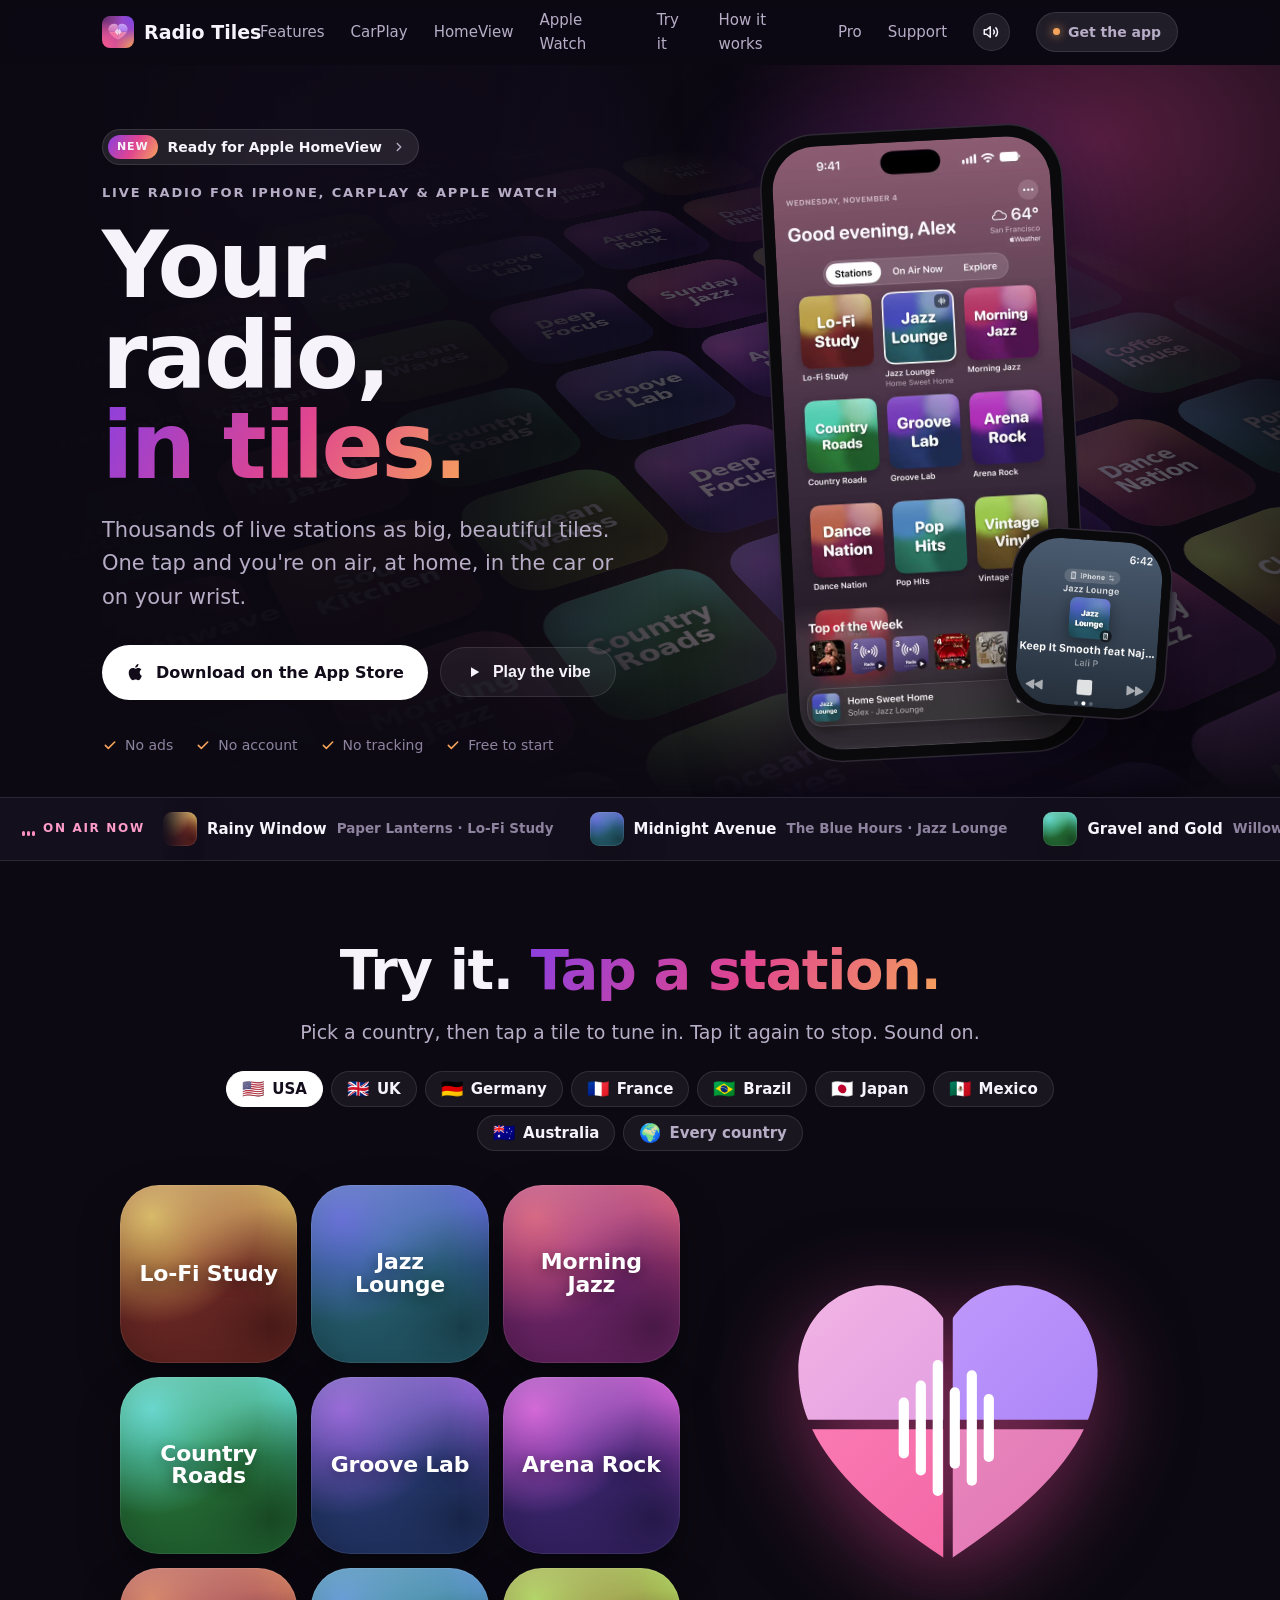
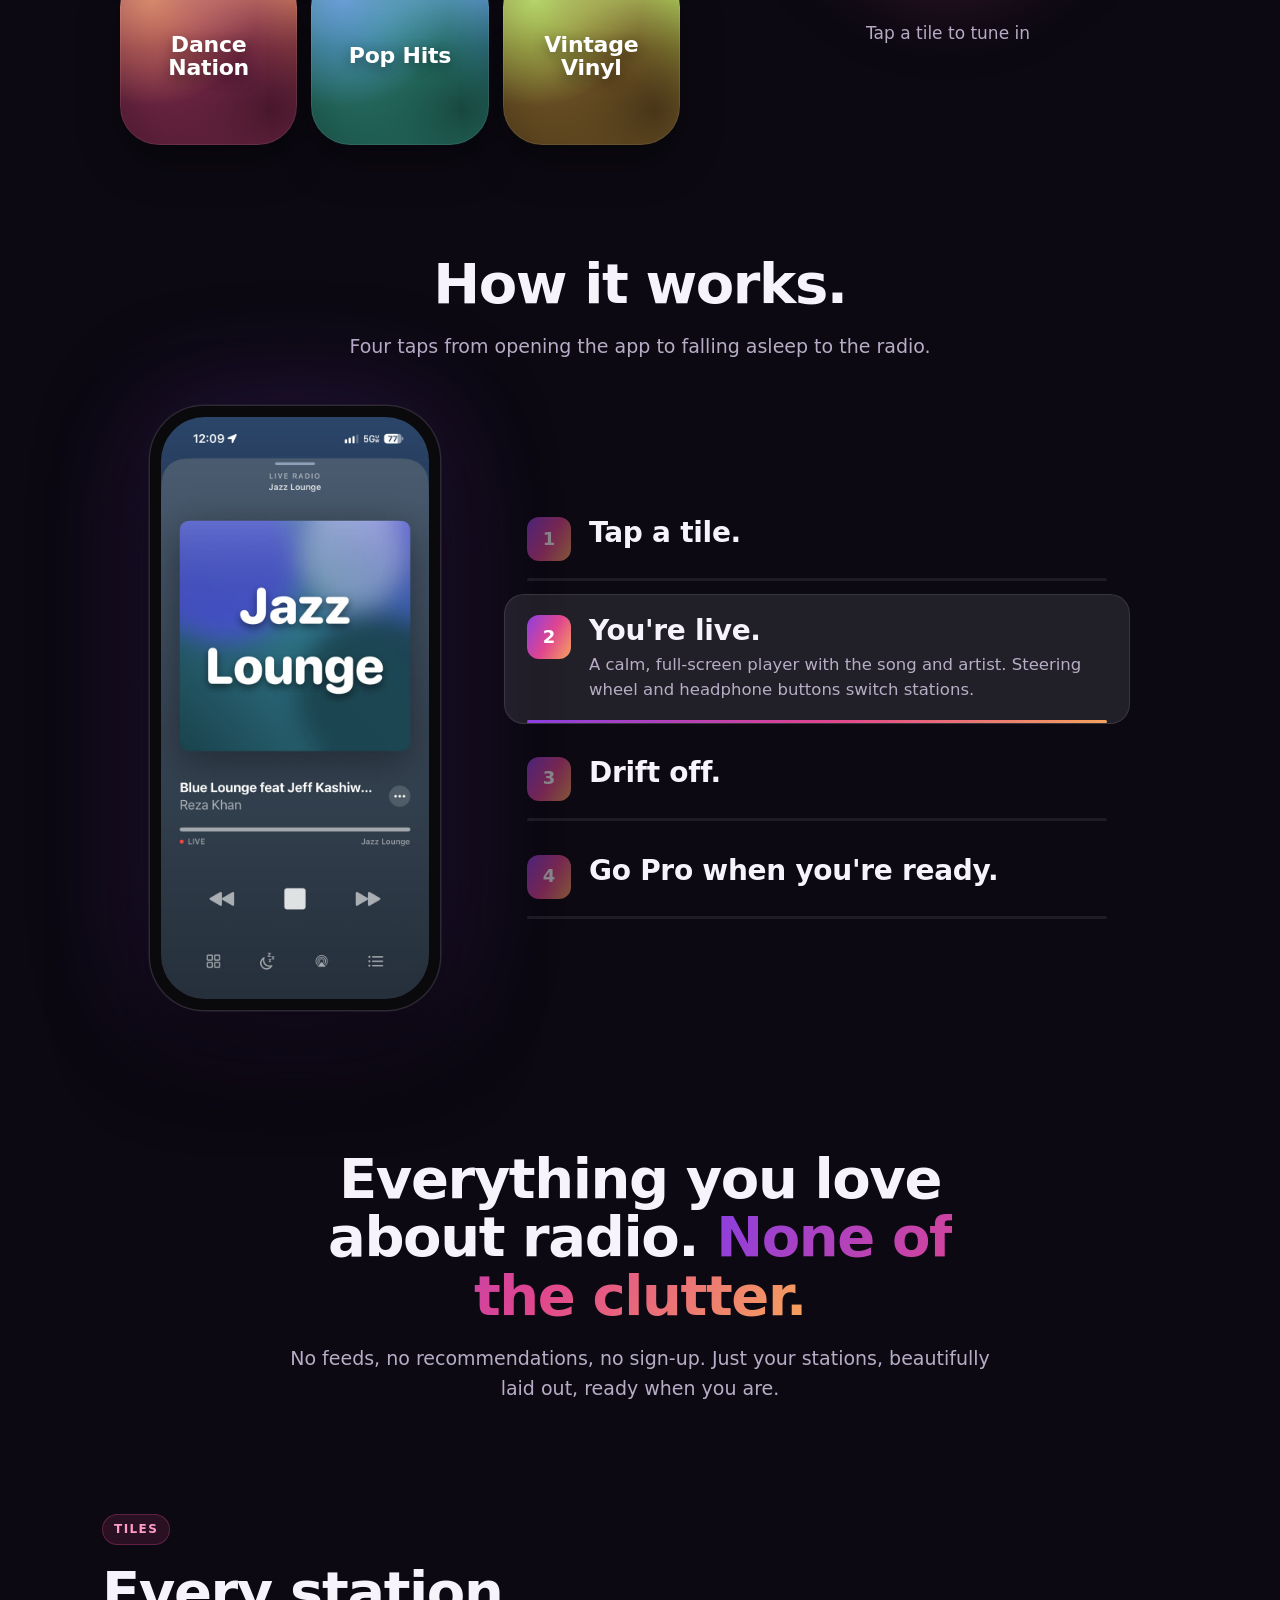
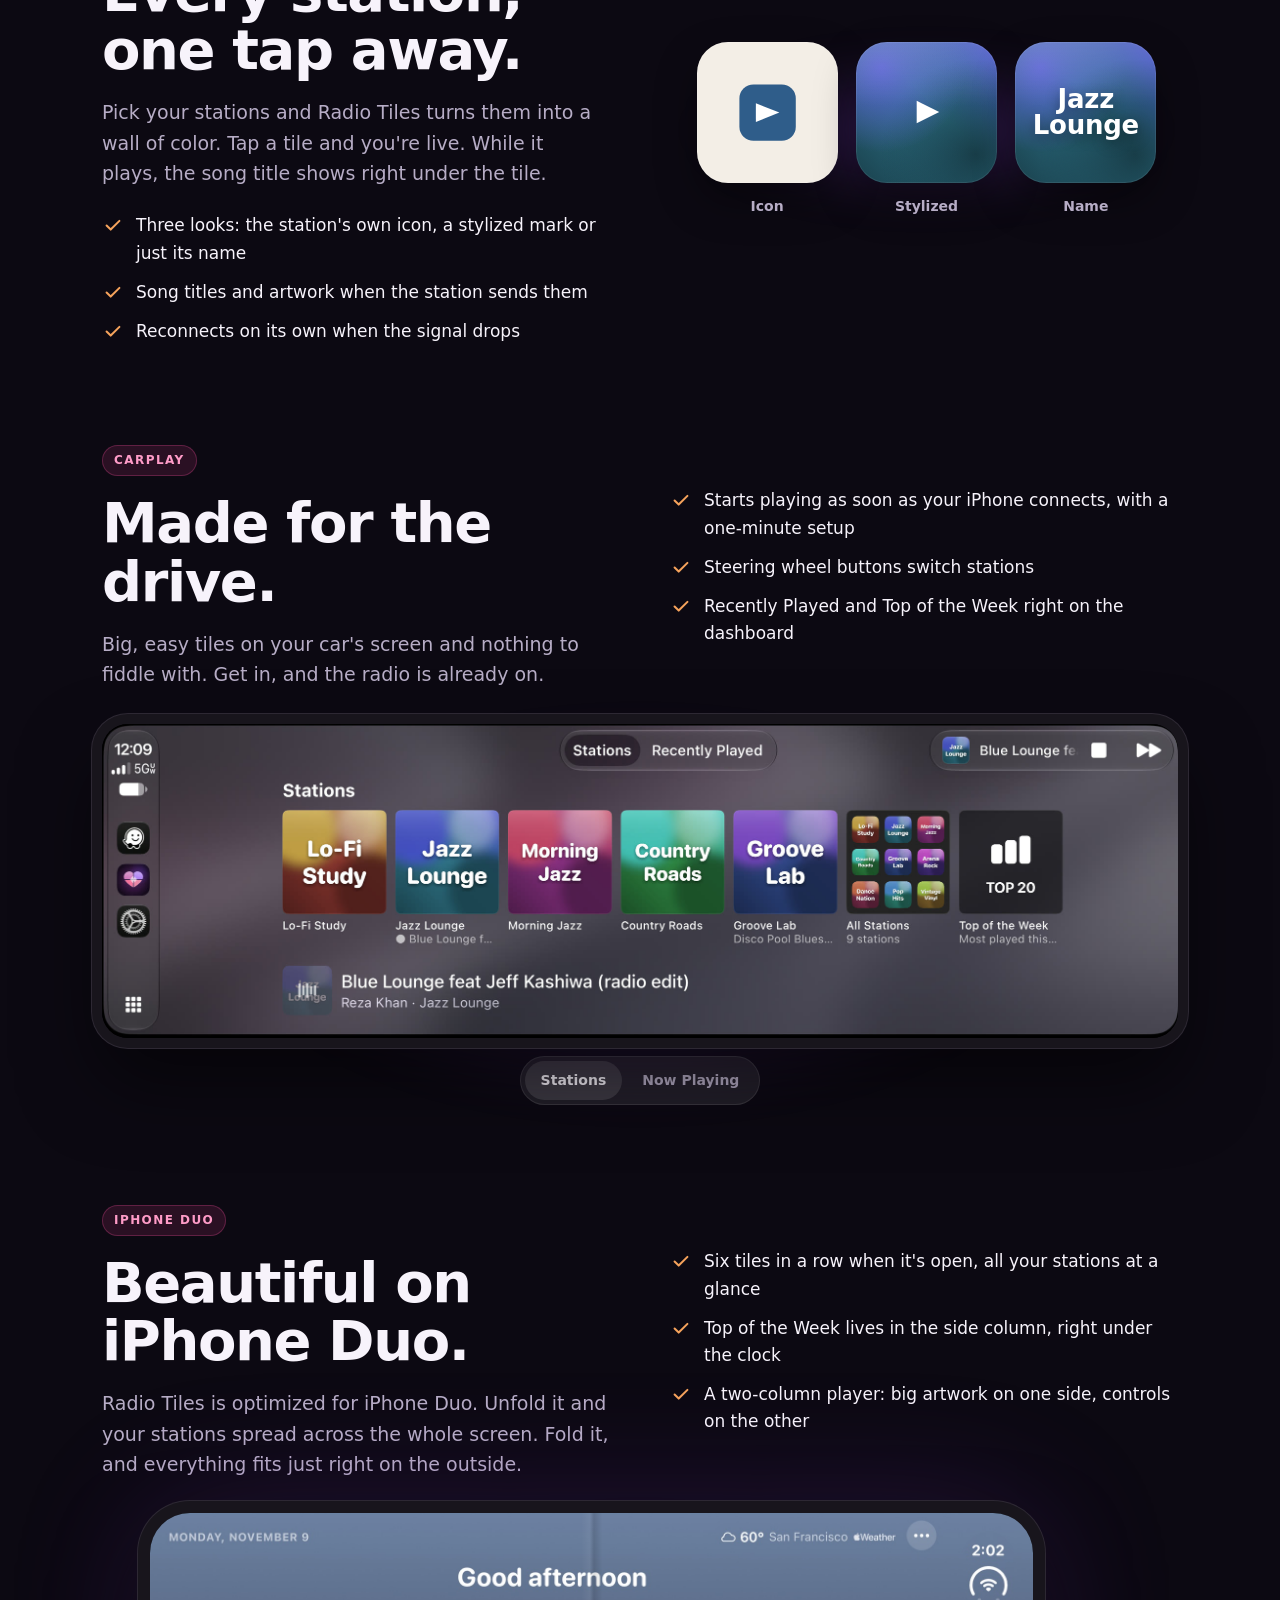
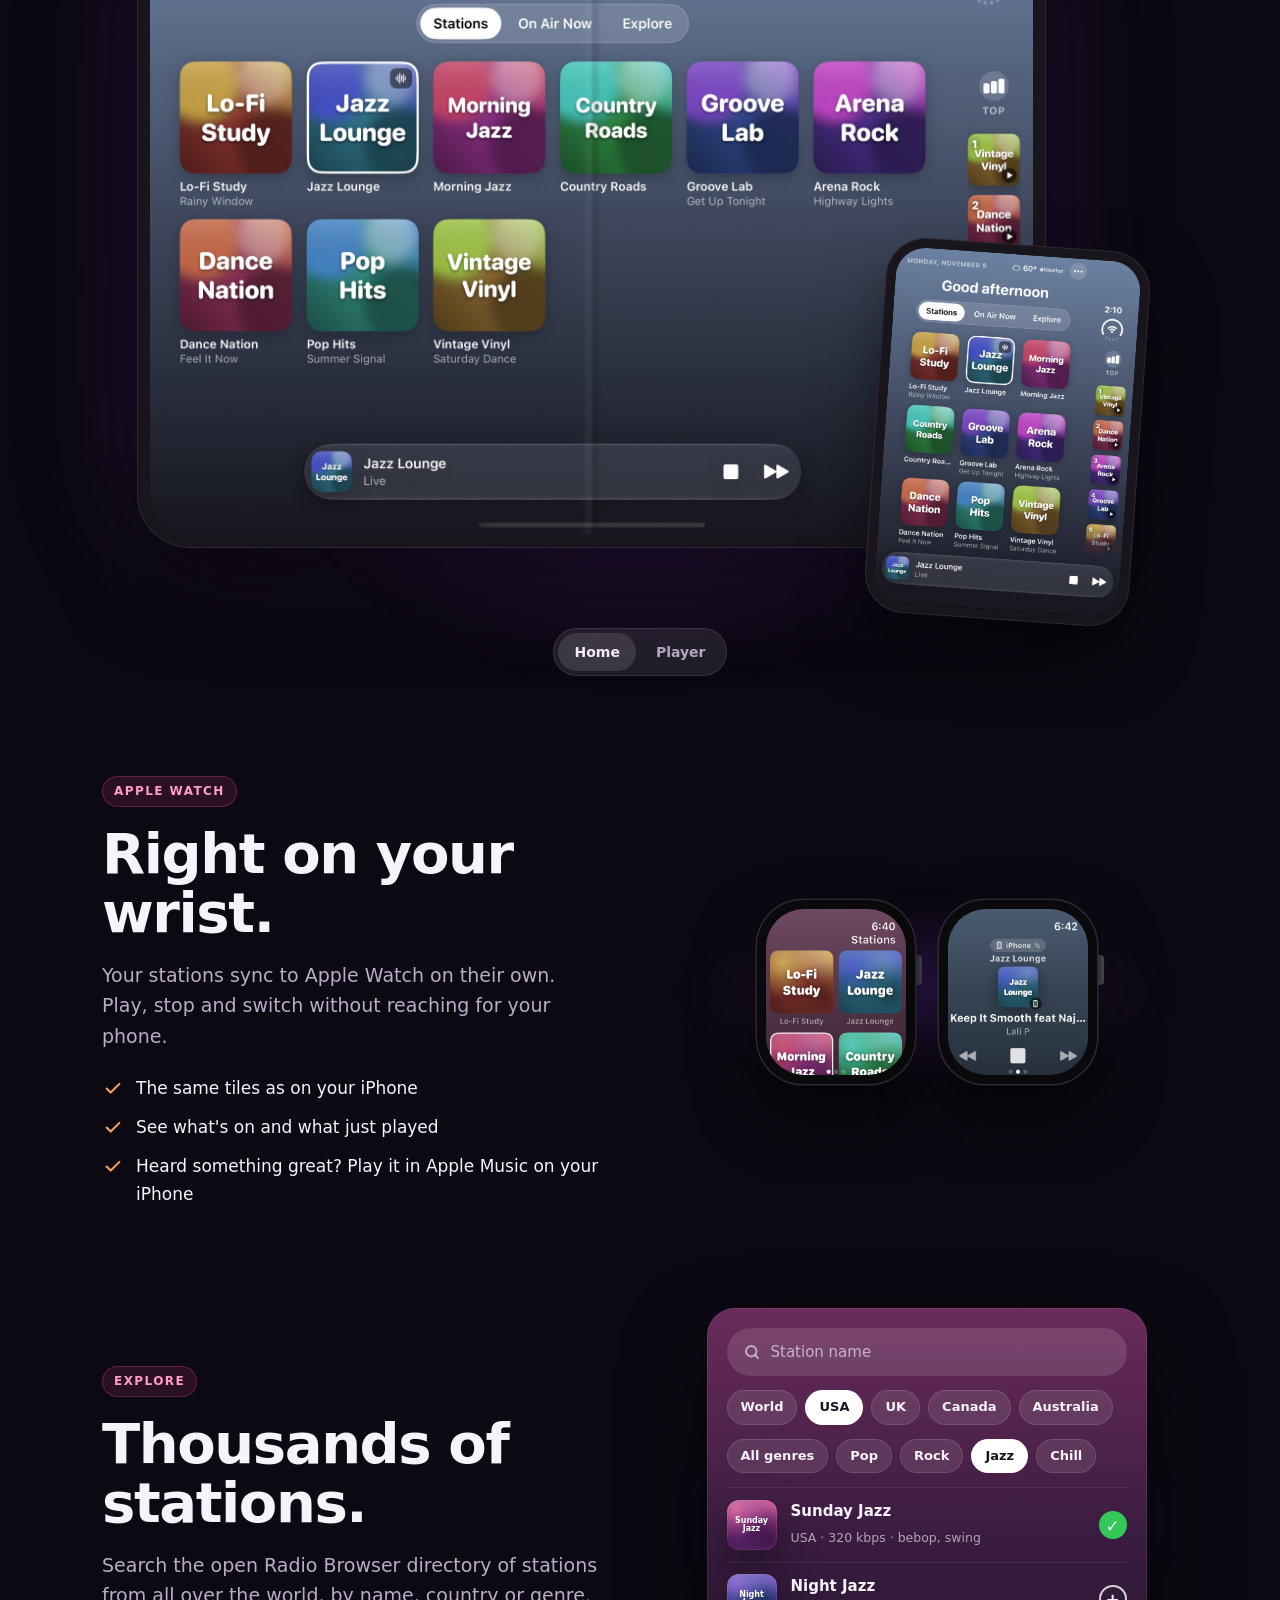
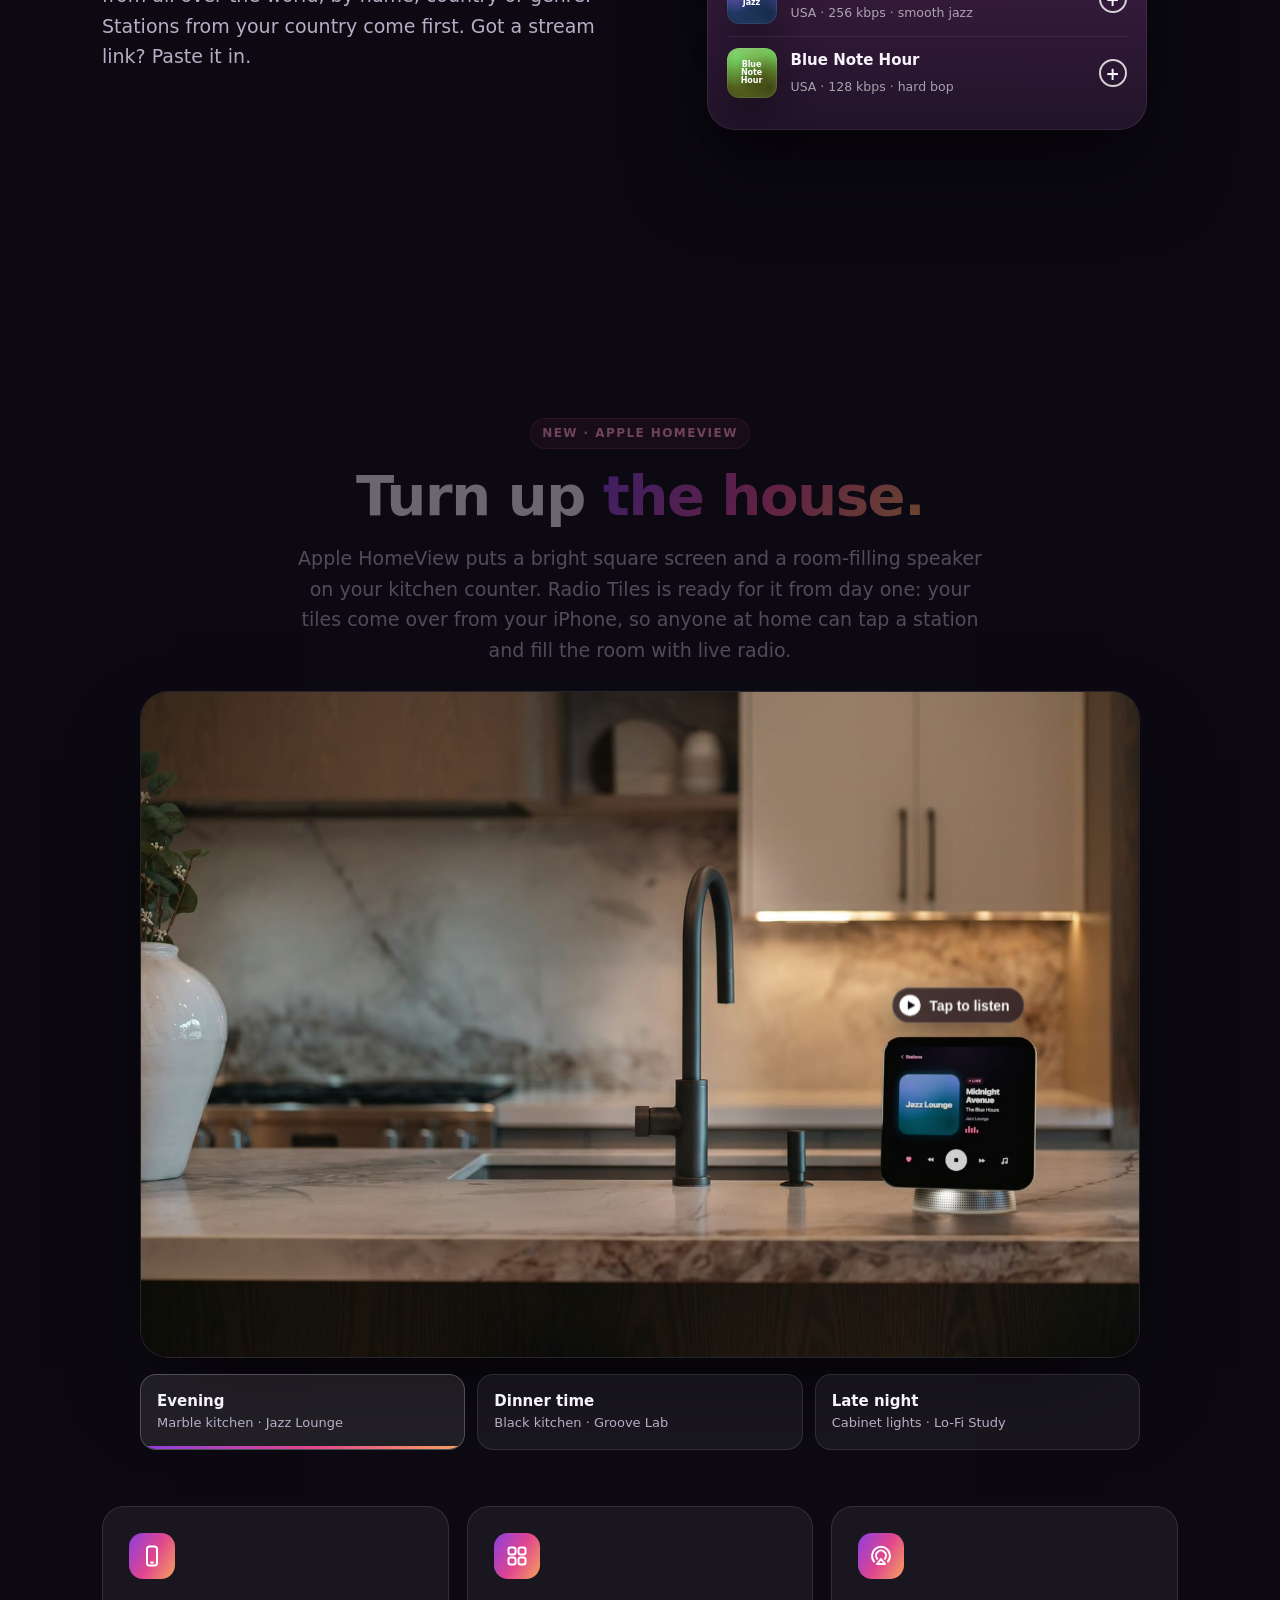
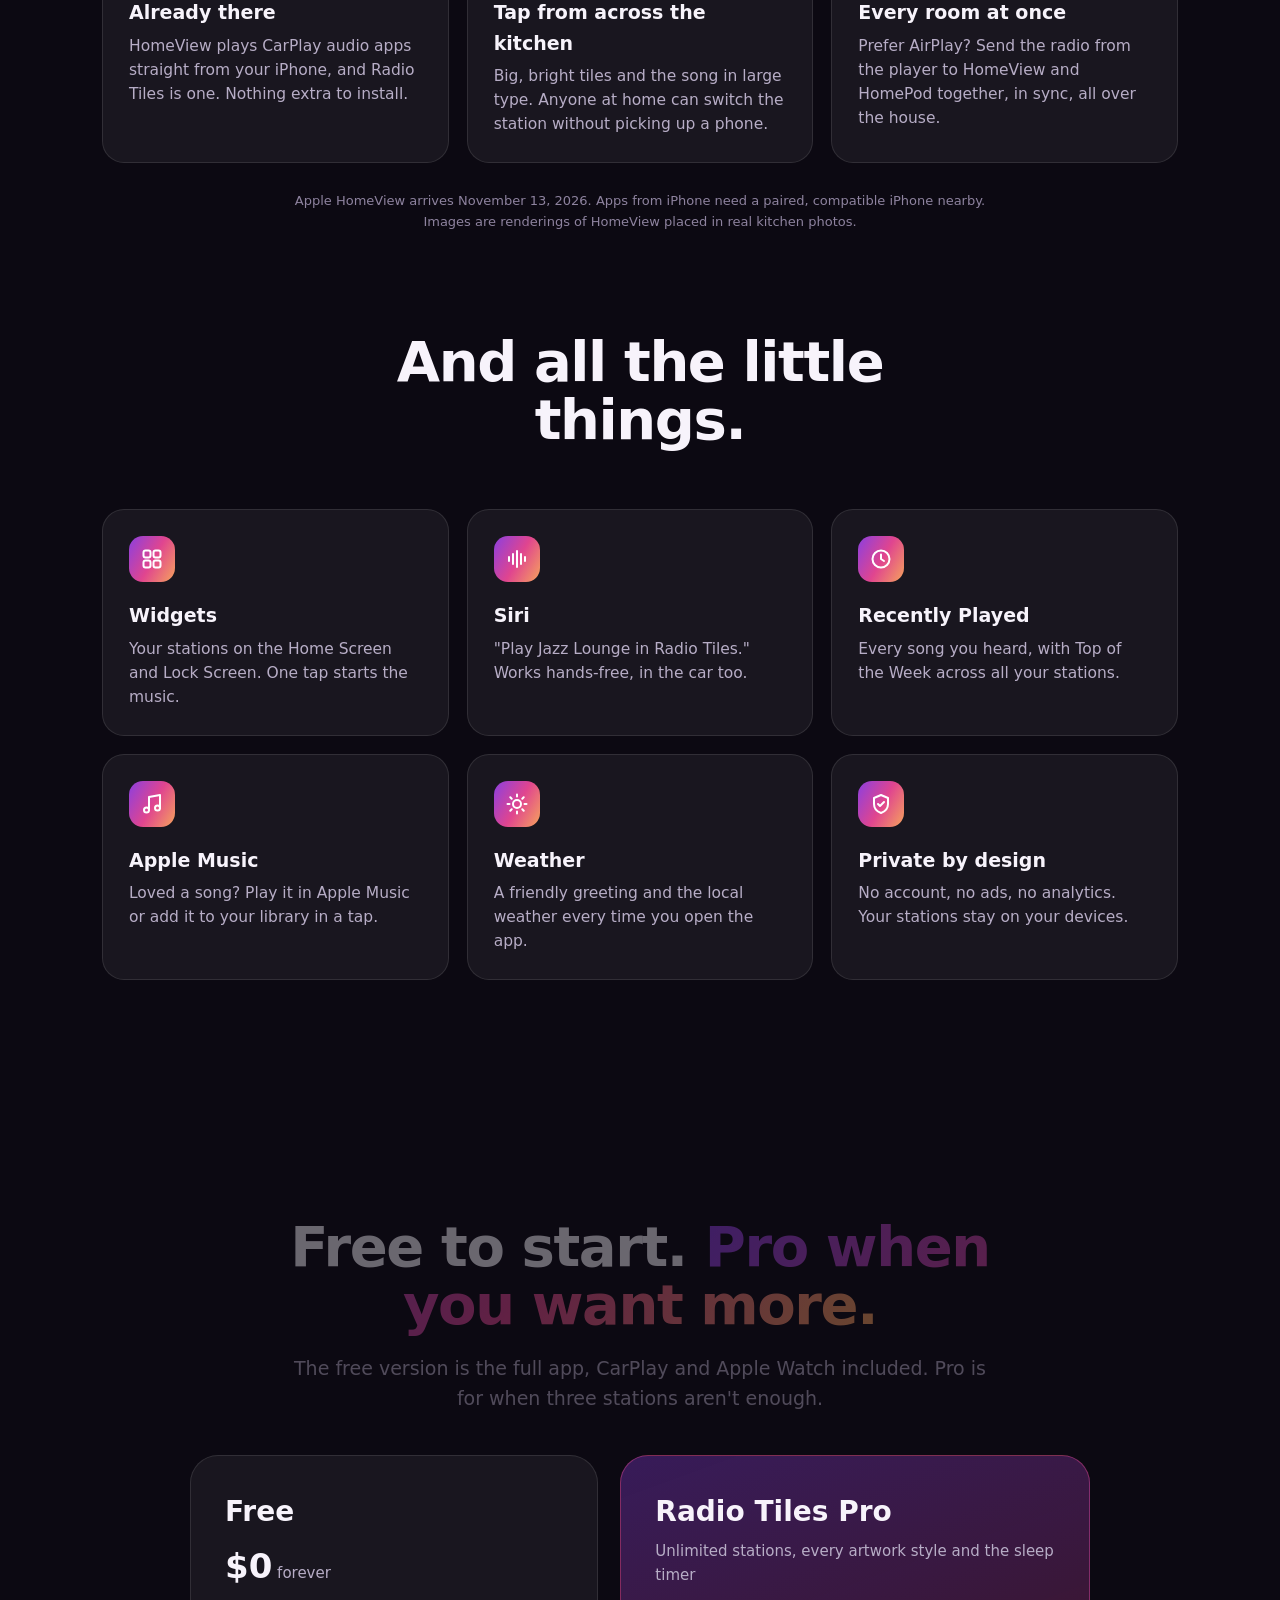
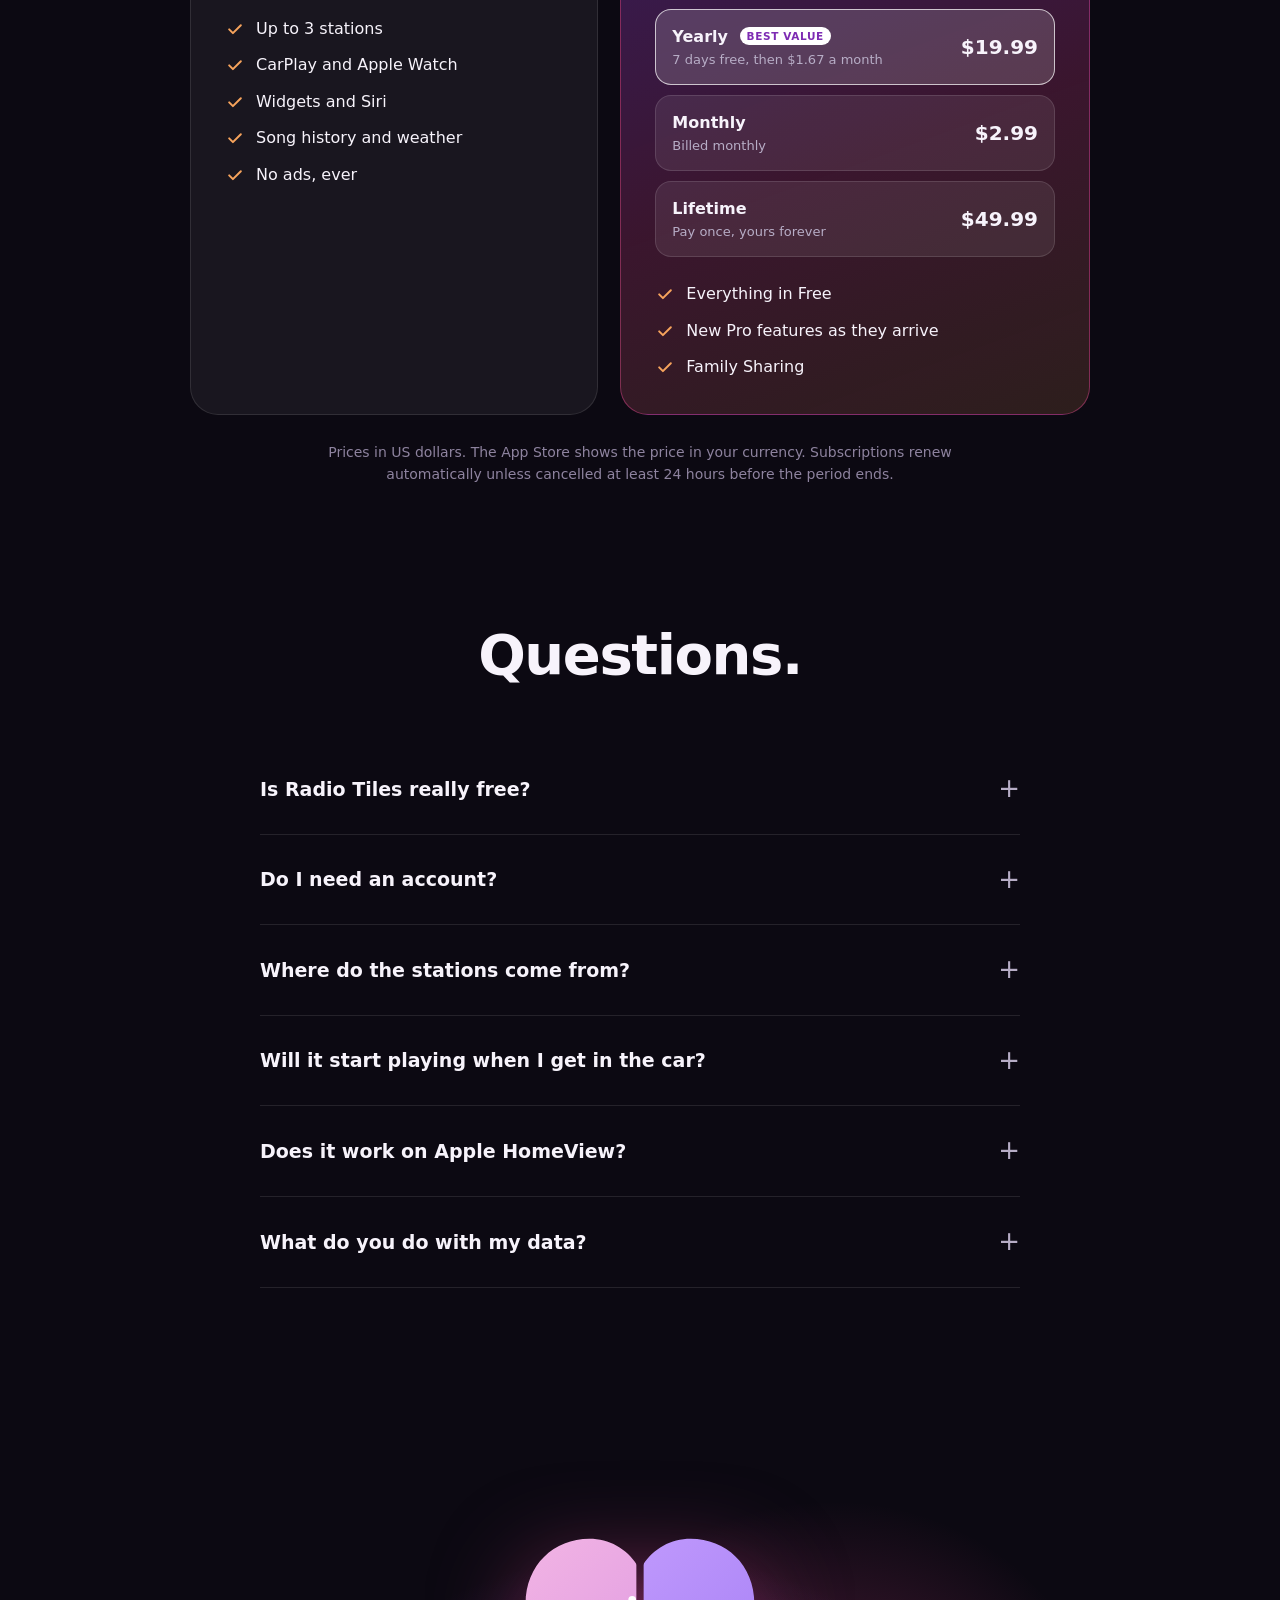
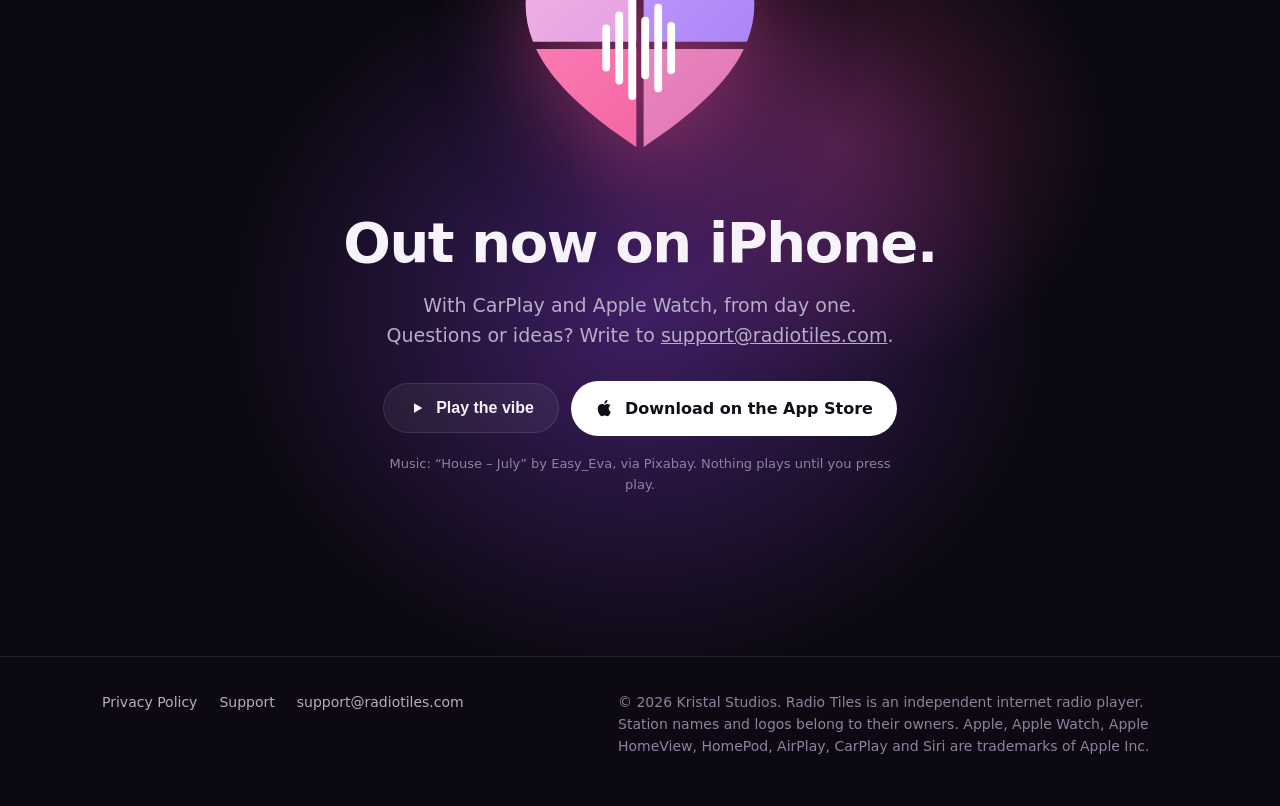
<file: index.html>
<!doctype html>
<html lang="en">
<head>
  <meta charset="utf-8">
  <meta name="viewport" content="width=device-width, initial-scale=1, viewport-fit=cover">
  <title>Radio Tiles — Live radio for iPhone, CarPlay and Apple Watch</title>
  <meta name="description" content="Radio Tiles turns thousands of live radio stations into big, beautiful tiles. One tap to play on iPhone, in CarPlay, on Apple Watch and on Apple HomeView. No ads, no account.">
  <meta name="theme-color" content="#0c0912">
  <meta property="og:title" content="Radio Tiles">
  <meta property="og:description" content="Your radio, in tiles. Live stations on iPhone, CarPlay and Apple Watch. No ads, no account.">
  <meta property="og:image" content="https://radiotiles.com/icon.png">
  <meta property="og:url" content="https://radiotiles.com/">
  <meta name="twitter:card" content="summary">
  <link rel="icon" href="icon.png">
  <link rel="apple-touch-icon" href="icon.png">
  <link rel="stylesheet" href="style.css?v=16">
</head>
<body>
  <header class="nav">
    <div class="wrap">
      <a class="brand" href="#top"><img src="icon.png" alt="">Radio Tiles</a>
      <nav class="nav-links" aria-label="Main">
        <a href="#features">Features</a>
        <a href="#carplay">CarPlay</a>
        <a href="#homeview">HomeView</a>
        <a href="#watch">Apple Watch</a>
        <a href="#try">Try it</a>
        <a href="#how">How it works</a>
        <a href="#pro">Pro</a>
        <a href="support/">Support</a>
        <button class="sound-nav sound-toggle" type="button" aria-pressed="false" aria-label="Play music">
          <svg class="i-play" viewBox="0 0 24 24" fill="none" stroke="currentColor" stroke-width="2" stroke-linecap="round" stroke-linejoin="round" aria-hidden="true"><path d="M11 5L6 9H3v6h3l5 4z"/><path d="M15.5 9.5a4 4 0 0 1 0 5"/><path d="M18.5 6.5a8 8 0 0 1 0 11"/></svg>
          <svg class="i-pause" viewBox="0 0 24 24" fill="currentColor" aria-hidden="true"><rect x="6.5" y="5" width="4" height="14" rx="1.2"/><rect x="13.5" y="5" width="4" height="14" rx="1.2"/></svg>
        </button>
        <a class="pill" href="https://apps.apple.com/app/radio-tiles/id6830837948"><span class="dot"></span>Get the app</a>
      </nav>
    </div>
  </header>

  <main id="top">
    <section class="hero">
      <div class="tile-floor" aria-hidden="true"></div>
      <div class="wrap hero-grid">
        <div class="hero-copy">
          <a class="hv-badge" href="#homeview"><b>New</b>Ready for Apple HomeView<svg viewBox="0 0 24 24" fill="none" stroke="currentColor" stroke-width="2.4" stroke-linecap="round" stroke-linejoin="round" aria-hidden="true"><path d="M9 6l6 6-6 6"/></svg></a>
          <p class="eyebrow">Live radio for iPhone, CarPlay &amp; Apple Watch</p>
          <h1>Your radio,<br><span class="grad-text">in tiles.</span></h1>
          <p class="lead">Thousands of live stations as big, beautiful tiles. One tap and you're on air, at home, in the car or on your wrist.</p>
          <div class="cta">
            <a class="btn btn-primary" href="https://apps.apple.com/app/radio-tiles/id6830837948">
              <svg viewBox="0 0 24 24" fill="currentColor" aria-hidden="true"><path d="M16.4 12.6c0-2.4 2-3.6 2.1-3.6-1.1-1.7-2.9-1.9-3.5-1.9-1.5-.2-2.9.9-3.7.9-.8 0-1.9-.9-3.2-.8-1.6 0-3.1 1-4 2.4-1.7 3-.4 7.4 1.2 9.8.8 1.2 1.8 2.5 3 2.4 1.2 0 1.7-.8 3.2-.8 1.5 0 1.9.8 3.2.8 1.3 0 2.2-1.2 3-2.4.9-1.4 1.3-2.7 1.3-2.8 0 0-2.6-1-2.6-4zM14 5.4c.7-.8 1.1-1.9 1-3-1 0-2.1.7-2.8 1.5-.6.7-1.2 1.8-1 2.9 1 .1 2.1-.6 2.8-1.4z"/></svg>
              Download on the App Store
            </a>
            <button class="btn btn-ghost sound-toggle hero-sound" type="button" aria-pressed="false">
              <svg class="i-play" viewBox="0 0 24 24" fill="currentColor" aria-hidden="true"><path d="M8 5.5v13l11-6.5z"/></svg>
              <svg class="i-pause" viewBox="0 0 24 24" fill="currentColor" aria-hidden="true"><rect x="6.5" y="5" width="4" height="14" rx="1.2"/><rect x="13.5" y="5" width="4" height="14" rx="1.2"/></svg>
              <span class="label">Play the vibe</span>
            </button>
          </div>
          <div class="trust">
            <span><svg viewBox="0 0 24 24" fill="none" stroke-width="2.4" stroke-linecap="round" stroke-linejoin="round" aria-hidden="true"><path d="M5 12.5l4.5 4.5L19 7.5"/></svg>No ads</span>
            <span><svg viewBox="0 0 24 24" fill="none" stroke-width="2.4" stroke-linecap="round" stroke-linejoin="round" aria-hidden="true"><path d="M5 12.5l4.5 4.5L19 7.5"/></svg>No account</span>
            <span><svg viewBox="0 0 24 24" fill="none" stroke-width="2.4" stroke-linecap="round" stroke-linejoin="round" aria-hidden="true"><path d="M5 12.5l4.5 4.5L19 7.5"/></svg>No tracking</span>
            <span><svg viewBox="0 0 24 24" fill="none" stroke-width="2.4" stroke-linecap="round" stroke-linejoin="round" aria-hidden="true"><path d="M5 12.5l4.5 4.5L19 7.5"/></svg>Free to start</span>
          </div>
        </div>
        <div class="device-stage">
          <div class="phone"><video class="screen-video" src="assets/demo.mp4" poster="assets/demo-poster.jpg" width="600" height="1304" autoplay muted loop playsinline aria-label="Radio Tiles in use: tap a station tile, open the player and set a sleep timer"></video></div>
          <div class="watch"><img src="assets/watch-player.jpg" alt="Radio Tiles on Apple Watch playing Jazz Lounge" width="416" height="496"></div>
        </div>
      </div>
    </section>

    <div class="ribbon onair">
      <span class="onair-label"><span class="eq" aria-hidden="true"><i></i><i></i><i></i></span>On air now</span>
      <div class="ribbon-mask" aria-label="Songs on the demo stations right now (example)">
        <div class="ribbon-track"><span class="air"><i class="tile" style="--h:3"></i><b>Rainy Window</b><small>Paper Lanterns · Lo-Fi Study</small></span><span class="air"><i class="tile" style="--h:194"></i><b>Midnight Avenue</b><small>The Blue Hours · Jazz Lounge</small></span><span class="air"><i class="tile" style="--h:134"></i><b>Gravel and Gold</b><small>Willow Creek · Country Roads</small></span><span class="air"><i class="tile" style="--h:224"></i><b>Get Up Tonight</b><small>Velvet Funk Society · Groove Lab</small></span><span class="air"><i class="tile" style="--h:257"></i><b>Highway Lights</b><small>The Northbound · Arena Rock</small></span><span class="air"><i class="tile" style="--h:335"></i><b>Feel It Now</b><small>Neon Hearts · Dance Nation</small></span><span class="air"><i class="tile" style="--h:170"></i><b>Summer Signal</b><small>Lila Mae · Pop Hits</small></span><span class="air"><i class="tile" style="--h:304"></i><b>Coffee and Sunrise</b><small>Trio Alba · Morning Jazz</small></span><span class="air"><i class="tile" style="--h:37"></i><b>Saturday Dance</b><small>The Rivieras · Vintage Vinyl</small></span><span aria-hidden="true" class="dup"><span class="air"><i class="tile" style="--h:3"></i><b>Rainy Window</b><small>Paper Lanterns · Lo-Fi Study</small></span><span class="air"><i class="tile" style="--h:194"></i><b>Midnight Avenue</b><small>The Blue Hours · Jazz Lounge</small></span><span class="air"><i class="tile" style="--h:134"></i><b>Gravel and Gold</b><small>Willow Creek · Country Roads</small></span><span class="air"><i class="tile" style="--h:224"></i><b>Get Up Tonight</b><small>Velvet Funk Society · Groove Lab</small></span><span class="air"><i class="tile" style="--h:257"></i><b>Highway Lights</b><small>The Northbound · Arena Rock</small></span><span class="air"><i class="tile" style="--h:335"></i><b>Feel It Now</b><small>Neon Hearts · Dance Nation</small></span><span class="air"><i class="tile" style="--h:170"></i><b>Summer Signal</b><small>Lila Mae · Pop Hits</small></span><span class="air"><i class="tile" style="--h:304"></i><b>Coffee and Sunrise</b><small>Trio Alba · Morning Jazz</small></span><span class="air"><i class="tile" style="--h:37"></i><b>Saturday Dance</b><small>The Rivieras · Vintage Vinyl</small></span></span></div>
      </div>
    </div>

    <section class="tryit" id="try">
      <div class="wrap">
        <div class="section-head">
          <h2>Try it. <span class="grad-text">Tap a station.</span></h2>
          <p>Pick a country, then tap a tile to tune in. Tap it again to stop. Sound on.</p>
        </div>
        <div class="countries" role="group" aria-label="Country">
          <button type="button" class="country" data-cc="US" aria-pressed="true"><span class="flag" aria-hidden="true">🇺🇸</span>USA</button>
          <button type="button" class="country" data-cc="GB" aria-pressed="false"><span class="flag" aria-hidden="true">🇬🇧</span>UK</button>
          <button type="button" class="country" data-cc="DE" aria-pressed="false"><span class="flag" aria-hidden="true">🇩🇪</span>Germany</button>
          <button type="button" class="country" data-cc="FR" aria-pressed="false"><span class="flag" aria-hidden="true">🇫🇷</span>France</button>
          <button type="button" class="country" data-cc="BR" aria-pressed="false"><span class="flag" aria-hidden="true">🇧🇷</span>Brazil</button>
          <button type="button" class="country" data-cc="JP" aria-pressed="false"><span class="flag" aria-hidden="true">🇯🇵</span>Japan</button>
          <button type="button" class="country" data-cc="MX" aria-pressed="false"><span class="flag" aria-hidden="true">🇲🇽</span>Mexico</button>
          <button type="button" class="country" data-cc="AU" aria-pressed="false"><span class="flag" aria-hidden="true">🇦🇺</span>Australia</button>
          <a class="country more" href="#explore"><span class="flag" aria-hidden="true">🌍</span>Every country</a>
        </div>
        <div class="try-layout">
          <div class="try-grid" role="group" aria-label="Demo stations">
            <button class="tile try" data-genre="0" type="button" style="--h:3" aria-pressed="false"><span class="try-name">Lo-Fi Study</span><span class="try-live" aria-hidden="true"><span class="eq"><i></i><i></i><i></i></span>Live</span></button>
            <button class="tile try" data-genre="1" type="button" style="--h:194" aria-pressed="false"><span class="try-name">Jazz Lounge</span><span class="try-live" aria-hidden="true"><span class="eq"><i></i><i></i><i></i></span>Live</span></button>
            <button class="tile try" data-genre="2" type="button" style="--h:304" aria-pressed="false"><span class="try-name">Morning Jazz</span><span class="try-live" aria-hidden="true"><span class="eq"><i></i><i></i><i></i></span>Live</span></button>
            <button class="tile try" data-genre="3" type="button" style="--h:134" aria-pressed="false"><span class="try-name">Country Roads</span><span class="try-live" aria-hidden="true"><span class="eq"><i></i><i></i><i></i></span>Live</span></button>
            <button class="tile try" data-genre="4" type="button" style="--h:224" aria-pressed="false"><span class="try-name">Groove Lab</span><span class="try-live" aria-hidden="true"><span class="eq"><i></i><i></i><i></i></span>Live</span></button>
            <button class="tile try" data-genre="5" type="button" style="--h:257" aria-pressed="false"><span class="try-name">Arena Rock</span><span class="try-live" aria-hidden="true"><span class="eq"><i></i><i></i><i></i></span>Live</span></button>
            <button class="tile try" data-genre="6" type="button" style="--h:335" aria-pressed="false"><span class="try-name">Dance Nation</span><span class="try-live" aria-hidden="true"><span class="eq"><i></i><i></i><i></i></span>Live</span></button>
            <button class="tile try" data-genre="7" type="button" style="--h:170" aria-pressed="false"><span class="try-name">Pop Hits</span><span class="try-live" aria-hidden="true"><span class="eq"><i></i><i></i><i></i></span>Live</span></button>
            <button class="tile try" data-genre="8" type="button" style="--h:37" aria-pressed="false"><span class="try-name">Vintage Vinyl</span><span class="try-live" aria-hidden="true"><span class="eq"><i></i><i></i><i></i></span>Live</span></button>
          </div>
          <div class="try-heart">
            <div class="beat-stage try-stage">
              <span class="ring"></span><span class="ring"></span><span class="ring"></span>
              <svg class="heart" viewBox="0 0 100 100" aria-hidden="true">
                <g class="q q1"><use href="#heart-shape" clip-path="url(#q1)" fill="url(#g1)"/></g>
                <g class="q q2"><use href="#heart-shape" clip-path="url(#q2)" fill="url(#g2)"/></g>
                <g class="q q3"><use href="#heart-shape" clip-path="url(#q3)" fill="url(#g3)"/></g>
                <g class="q q4"><use href="#heart-shape" clip-path="url(#q4)" fill="url(#g4)"/></g>
                <g class="bars" fill="#fff">
                  <rect x="35.5" y="41" width="3" height="18" rx="1.5"/><rect x="40.5" y="36" width="3" height="28" rx="1.5"/>
                  <rect x="45.5" y="30" width="3" height="40" rx="1.5"/><rect x="50.5" y="38" width="3" height="24" rx="1.5"/>
                  <rect x="55.5" y="33" width="3" height="34" rx="1.5"/><rect x="60.5" y="40" width="3" height="20" rx="1.5"/>
                </g>
              </svg>
            </div>
            <p class="try-now" id="try-now" aria-live="polite">Tap a tile to tune in</p>
          </div>
        </div>
      </div>
    </section>

    <section class="story" id="how">
      <div class="wrap">
        <div class="section-head reveal">
          <h2>How it works.</h2>
          <p>Four taps from opening the app to falling asleep to the radio.</p>
        </div>
        <div class="story-grid reveal">
          <div class="phone story-phone">
            <img class="shot on" src="assets/home.jpg" alt="The home screen with station tiles" width="660" height="1434">
            <img class="shot" src="assets/player-live.jpg" alt="The full-screen player" width="660" height="1434" loading="lazy">
            <img class="shot" src="assets/player.jpg" alt="The sleep timer menu: in 15 minutes to 2 hours, or when this song ends" width="660" height="1434" loading="lazy">
            <img class="shot" src="assets/pro.jpg" alt="The Radio Tiles Pro screen" width="660" height="1434" loading="lazy">
          </div>
          <div class="steps" role="group" aria-label="Steps">
          <button class="step on" type="button" data-shot="0" aria-pressed="true">
            <span class="step-n">1</span>
            <span class="step-text"><b>Tap a tile.</b><small>Every station you add becomes a big, colorful tile. One tap and it's playing.</small></span>
            <span class="step-bar" aria-hidden="true"></span>
          </button>
          <button class="step" type="button" data-shot="1" aria-pressed="false">
            <span class="step-n">2</span>
            <span class="step-text"><b>You're live.</b><small>A calm, full-screen player with the song and artist. Steering wheel and headphone buttons switch stations.</small></span>
            <span class="step-bar" aria-hidden="true"></span>
          </button>
          <button class="step" type="button" data-shot="2" aria-pressed="false">
            <span class="step-n">3</span>
            <span class="step-text"><b>Drift off.</b><small>Set a sleep timer for 15 minutes to 2 hours, or until the song ends. The radio fades out and turns itself off.</small></span>
            <span class="step-bar" aria-hidden="true"></span>
          </button>
          <button class="step" type="button" data-shot="3" aria-pressed="false">
            <span class="step-n">4</span>
            <span class="step-text"><b>Go Pro when you're ready.</b><small>Free holds three stations. Pro unlocks unlimited stations, every artwork style and the sleep timer.</small></span>
            <span class="step-bar" aria-hidden="true"></span>
          </button>
          </div>
        </div>
      </div>
    </section>

    <section id="features">
      <div class="wrap">
        <div class="section-head reveal">
          <h2>Everything you love about radio. <span class="grad-text">None of the clutter.</span></h2>
          <p>No feeds, no recommendations, no sign-up. Just your stations, beautifully laid out, ready when you are.</p>
        </div>

        <div class="feature reveal">
          <div class="feature-copy">
            <span class="tag">Tiles</span>
            <h2>Every station, one tap away.</h2>
            <p>Pick your stations and Radio Tiles turns them into a wall of color. Tap a tile and you're live. While it plays, the song title shows right under the tile.</p>
            <ul>
              <li><svg viewBox="0 0 24 24" fill="none" stroke-width="2.2" stroke-linecap="round" stroke-linejoin="round" aria-hidden="true"><path d="M5 12.5l4.5 4.5L19 7.5"/></svg>Three looks: the station's own icon, a stylized mark or just its name</li>
              <li><svg viewBox="0 0 24 24" fill="none" stroke-width="2.2" stroke-linecap="round" stroke-linejoin="round" aria-hidden="true"><path d="M5 12.5l4.5 4.5L19 7.5"/></svg>Song titles and artwork when the station sends them</li>
              <li><svg viewBox="0 0 24 24" fill="none" stroke-width="2.2" stroke-linecap="round" stroke-linejoin="round" aria-hidden="true"><path d="M5 12.5l4.5 4.5L19 7.5"/></svg>Reconnects on its own when the signal drops</li>
            </ul>
          </div>
          <div class="feature-visual">
            <div class="looks">
              <figure>
                <div class="tile icon-style" style="--h:194">
                  <svg viewBox="0 0 64 64" aria-hidden="true"><rect x="8" y="8" width="48" height="48" rx="12" fill="#2f5d8a"/><path d="M22 40V24l20 8z" fill="#fff"/></svg>
                </div>
                <figcaption>Icon</figcaption>
              </figure>
              <figure>
                <div class="tile" style="--h:194">
                  <svg class="glyph" viewBox="0 0 64 64" aria-hidden="true"><path d="M22 44V20l24 12z" fill="#fff"/></svg>
                </div>
                <figcaption>Stylized</figcaption>
              </figure>
              <figure>
                <div class="tile" style="--h:194">Jazz Lounge</div>
                <figcaption>Name</figcaption>
              </figure>
            </div>
          </div>
        </div>

        <div class="feature feature-wide reveal" id="carplay">
          <div class="feature-copy">
            <span class="tag">CarPlay</span>
            <h2>Made for the drive.</h2>
            <p>Big, easy tiles on your car's screen and nothing to fiddle with. Get in, and the radio is already on.</p>
            <ul>
              <li><svg viewBox="0 0 24 24" fill="none" stroke-width="2.2" stroke-linecap="round" stroke-linejoin="round" aria-hidden="true"><path d="M5 12.5l4.5 4.5L19 7.5"/></svg>Starts playing as soon as your iPhone connects, with a one-minute setup</li>
              <li><svg viewBox="0 0 24 24" fill="none" stroke-width="2.2" stroke-linecap="round" stroke-linejoin="round" aria-hidden="true"><path d="M5 12.5l4.5 4.5L19 7.5"/></svg>Steering wheel buttons switch stations</li>
              <li><svg viewBox="0 0 24 24" fill="none" stroke-width="2.2" stroke-linecap="round" stroke-linejoin="round" aria-hidden="true"><path d="M5 12.5l4.5 4.5L19 7.5"/></svg>Recently Played and Top of the Week right on the dashboard</li>
            </ul>
          </div>
          <div class="feature-visual">
            <!-- Real CarPlay screenshots (demo stations, dark mode, a wide car display). -->
            <div class="cp-screen">
              <img class="cp-shot on" src="assets/carplay-stations.jpg" alt="Radio Tiles in CarPlay: station tiles, All Stations, Top of the Week and the song now playing" width="2200" height="643" loading="lazy">
              <img class="cp-shot" src="assets/carplay-playing.jpg" alt="Now Playing in CarPlay: Jazz Lounge, Blue Lounge by Reza Khan" width="2200" height="643" loading="lazy">
            </div>
            <div class="cp-switch" role="group" aria-label="CarPlay screens">
              <button type="button" class="on" data-cp="0" aria-pressed="true">Stations</button>
              <button type="button" data-cp="1" aria-pressed="false">Now Playing</button>
            </div>
          </div>
        </div>

        <div class="feature feature-wide reveal" id="duo">
          <div class="feature-copy">
            <span class="tag">iPhone Duo</span>
            <h2>Beautiful on iPhone Duo.</h2>
            <p>Radio Tiles is optimized for iPhone Duo. Unfold it and your stations spread across the whole screen. Fold it, and everything fits just right on the outside.</p>
            <ul>
              <li><svg viewBox="0 0 24 24" fill="none" stroke-width="2.2" stroke-linecap="round" stroke-linejoin="round" aria-hidden="true"><path d="M5 12.5l4.5 4.5L19 7.5"/></svg>Six tiles in a row when it's open, all your stations at a glance</li>
              <li><svg viewBox="0 0 24 24" fill="none" stroke-width="2.2" stroke-linecap="round" stroke-linejoin="round" aria-hidden="true"><path d="M5 12.5l4.5 4.5L19 7.5"/></svg>Top of the Week lives in the side column, right under the clock</li>
              <li><svg viewBox="0 0 24 24" fill="none" stroke-width="2.2" stroke-linecap="round" stroke-linejoin="round" aria-hidden="true"><path d="M5 12.5l4.5 4.5L19 7.5"/></svg>A two-column player: big artwork on one side, controls on the other</li>
            </ul>
          </div>
          <div class="feature-visual">
            <!-- Real screenshots from the iPhone Duo simulator (demo stations): unfolded inner screen and folded outer screen. -->
            <div class="duo-stage">
              <div class="duo-open">
                <img class="duo-shot on" src="assets/duo-home.jpg" alt="Radio Tiles on an unfolded iPhone Duo: six station tiles in a row and Top of the Week in the side column" width="1800" height="1266" loading="lazy">
                <img class="duo-shot" src="assets/duo-player.jpg" alt="The two-column player on an unfolded iPhone Duo: Jazz Lounge artwork on the left, controls on the right" width="1800" height="1266" loading="lazy">
              </div>
              <div class="duo-folded"><img src="assets/duo-folded.jpg" alt="Radio Tiles on the outer screen of a folded iPhone Duo" width="700" height="1018" loading="lazy"></div>
            </div>
            <div class="duo-switch" role="group" aria-label="iPhone Duo screens">
              <button type="button" class="on" aria-pressed="true">Home</button>
              <button type="button" aria-pressed="false">Player</button>
            </div>
          </div>
        </div>

        <div class="feature reveal" id="watch">
          <div class="feature-copy">
            <span class="tag">Apple Watch</span>
            <h2>Right on your wrist.</h2>
            <p>Your stations sync to Apple Watch on their own. Play, stop and switch without reaching for your phone.</p>
            <ul>
              <li><svg viewBox="0 0 24 24" fill="none" stroke-width="2.2" stroke-linecap="round" stroke-linejoin="round" aria-hidden="true"><path d="M5 12.5l4.5 4.5L19 7.5"/></svg>The same tiles as on your iPhone</li>
              <li><svg viewBox="0 0 24 24" fill="none" stroke-width="2.2" stroke-linecap="round" stroke-linejoin="round" aria-hidden="true"><path d="M5 12.5l4.5 4.5L19 7.5"/></svg>See what's on and what just played</li>
              <li><svg viewBox="0 0 24 24" fill="none" stroke-width="2.2" stroke-linecap="round" stroke-linejoin="round" aria-hidden="true"><path d="M5 12.5l4.5 4.5L19 7.5"/></svg>Heard something great? Play it in Apple Music on your iPhone</li>
            </ul>
          </div>
          <div class="feature-visual">
            <div class="watch"><img src="assets/watch-stations.jpg" alt="Station tiles on Apple Watch" width="416" height="496" loading="lazy"></div>
            <div class="watch"><img src="assets/watch-player.jpg" alt="Now playing on Apple Watch" width="416" height="496" loading="lazy"></div>
          </div>
        </div>

        <div class="feature reveal" id="explore">
          <div class="feature-copy">
            <span class="tag">Explore</span>
            <h2>Thousands of stations.</h2>
            <p>Search the open Radio Browser directory of stations from all over the world, by name, country or genre. Stations from your country come first. Got a stream link? Paste it in.</p>
          </div>
          <div class="feature-visual">
            <div class="explore" role="img" aria-label="Searching for stations by country and genre">
              <div class="ex-search"><svg viewBox="0 0 24 24" fill="none" stroke="currentColor" stroke-width="2.4" stroke-linecap="round" aria-hidden="true"><circle cx="11" cy="11" r="7"/><path d="M20 20l-3.5-3.5"/></svg>Station name</div>
              <div class="ex-chips"><span>World</span><span class="on">USA</span><span>UK</span><span>Canada</span><span>Australia</span></div>
              <div class="ex-chips"><span>All genres</span><span>Pop</span><span>Rock</span><span class="on">Jazz</span><span>Chill</span></div>
              <div class="ex-row"><div class="tile" style="--h:290">Sunday Jazz</div><div><b>Sunday Jazz</b><small>USA · 320 kbps · bebop, swing</small></div><span class="add done">✓</span></div>
              <div class="ex-row"><div class="tile" style="--h:218">Night Jazz</div><div><b>Night Jazz</b><small>USA · 256 kbps · smooth jazz</small></div><span class="add">+</span></div>
              <div class="ex-row"><div class="tile" style="--h:71">Blue Note Hour</div><div><b>Blue Note Hour</b><small>USA · 128 kbps · hard bop</small></div><span class="add">+</span></div>
            </div>
          </div>
        </div>
      </div>
    </section>

    <section class="homeview" id="homeview">
      <div class="wrap">
        <div class="section-head reveal">
          <span class="tag">New · Apple HomeView</span>
          <h2>Turn up <span class="grad-text">the house.</span></h2>
          <p>Apple HomeView puts a bright square screen and a room-filling speaker on your kitchen counter. Radio Tiles is ready for it from day one: your tiles come over from your iPhone, so anyone at home can tap a station and fill the room with live radio.</p>
        </div>

        <div class="hv-show reveal" aria-label="Radio Tiles on Apple HomeView">
          <div class="hv-frames">
            <figure class="hv-frame on" data-genre="1" data-station="Jazz Lounge" style="--fx:82%;--fy:65%">
              <div class="hv-zoom">
                <img src="assets/homeview/marble-kitchen.jpg" alt="Apple HomeView on a marble kitchen island in the evening, playing Jazz Lounge in Radio Tiles" width="1600" height="1067">
                <button class="hv-spot" type="button" aria-pressed="false" style="left:74.55%;top:52.54%;width:14.69%;height:25.14%"><span class="hv-chip"><i></i><b>Tap to listen</b></span></button>
              </div>
            </figure>
            <figure class="hv-frame" data-genre="4" data-station="Groove Lab" style="--fx:33%;--fy:55%">
              <div class="hv-zoom">
                <img src="assets/homeview/black-kitchen.jpg" alt="Apple HomeView on a black granite counter, showing Radio Tiles station tiles" width="1600" height="1067" loading="lazy">
                <button class="hv-spot" type="button" aria-pressed="false" style="left:25.76%;top:44.29%;width:13.38%;height:23.21%"><span class="hv-chip"><i></i><b>Tap to listen</b></span></button>
              </div>
            </figure>
            <figure class="hv-frame" data-genre="0" data-station="Lo-Fi Study" style="--fx:8%;--fy:66%">
              <div class="hv-zoom">
                <img src="assets/homeview/night-kitchen.jpg" alt="Apple HomeView late at night under the cabinet lights, playing Lo-Fi Study in Radio Tiles" width="1600" height="1067" loading="lazy">
                <button class="hv-spot" type="button" aria-pressed="false" style="left:10%;top:56.88%;width:11.67%;height:20.16%"><span class="hv-chip"><i></i><b>Tap to listen</b></span></button>
              </div>
            </figure>
          </div>
          <div class="hv-pick" role="group" aria-label="Choose a kitchen">
            <button type="button" class="on" aria-pressed="true"><b>Evening</b><small>Marble kitchen · Jazz Lounge</small><span class="bar" aria-hidden="true"></span></button>
            <button type="button" aria-pressed="false"><b>Dinner time</b><small>Black kitchen · Groove Lab</small><span class="bar" aria-hidden="true"></span></button>
            <button type="button" aria-pressed="false"><b>Late night</b><small>Cabinet lights · Lo-Fi Study</small><span class="bar" aria-hidden="true"></span></button>
          </div>
        </div>

        <div class="grid-3 hv-cards">
          <div class="card reveal">
            <div class="ico"><svg viewBox="0 0 24 24" fill="none" stroke-width="2" stroke-linecap="round" stroke-linejoin="round" aria-hidden="true"><rect x="7" y="2.5" width="10" height="19" rx="2.5"/><path d="M11 18.5h2"/></svg></div>
            <h3>Already there</h3>
            <p>HomeView plays CarPlay audio apps straight from your iPhone, and Radio Tiles is one. Nothing extra to install.</p>
          </div>
          <div class="card reveal">
            <div class="ico"><svg viewBox="0 0 24 24" fill="none" stroke-width="2" stroke-linejoin="round" aria-hidden="true"><rect x="3.5" y="3.5" width="7" height="7" rx="2"/><rect x="13.5" y="3.5" width="7" height="7" rx="2"/><rect x="3.5" y="13.5" width="7" height="7" rx="2"/><rect x="13.5" y="13.5" width="7" height="7" rx="2"/></svg></div>
            <h3>Tap from across the kitchen</h3>
            <p>Big, bright tiles and the song in large type. Anyone at home can switch the station without picking up a phone.</p>
          </div>
          <div class="card reveal">
            <div class="ico"><svg viewBox="0 0 24 24" fill="none" stroke-width="2" stroke-linecap="round" stroke-linejoin="round" aria-hidden="true"><path d="M5 17.5a9 9 0 1 1 14 0"/><path d="M8.2 14.8a5 5 0 1 1 7.6 0"/><path d="M12 15l4 5H8z"/></svg></div>
            <h3>Every room at once</h3>
            <p>Prefer AirPlay? Send the radio from the player to HomeView and HomePod together, in sync, all over the house.</p>
          </div>
        </div>
        <p class="hv-note">Apple HomeView arrives November 13, 2026. Apps from iPhone need a paired, compatible iPhone nearby. Images are renderings of HomeView placed in real kitchen photos.</p>
      </div>
    </section>

    <section style="padding-top: 20px">
      <div class="wrap">
        <div class="section-head reveal">
          <h2>And all the little things.</h2>
        </div>
        <div class="grid-3">
          <div class="card reveal">
            <div class="ico"><svg viewBox="0 0 24 24" fill="none" stroke-width="2" stroke-linejoin="round" aria-hidden="true"><rect x="3.5" y="3.5" width="7" height="7" rx="2"/><rect x="13.5" y="3.5" width="7" height="7" rx="2"/><rect x="3.5" y="13.5" width="7" height="7" rx="2"/><rect x="13.5" y="13.5" width="7" height="7" rx="2"/></svg></div>
            <h3>Widgets</h3>
            <p>Your stations on the Home Screen and Lock Screen. One tap starts the music.</p>
          </div>
          <div class="card reveal">
            <div class="ico"><svg viewBox="0 0 24 24" fill="none" stroke-width="2" stroke-linecap="round" aria-hidden="true"><path d="M4 10v4M8 7v10M12 4v16M16 7v10M20 10v4"/></svg></div>
            <h3>Siri</h3>
            <p>"Play Jazz Lounge in Radio Tiles." Works hands-free, in the car too.</p>
          </div>
          <div class="card reveal">
            <div class="ico"><svg viewBox="0 0 24 24" fill="none" stroke-width="2" stroke-linecap="round" stroke-linejoin="round" aria-hidden="true"><circle cx="12" cy="12" r="8.5"/><path d="M12 7.5V12l3 2"/></svg></div>
            <h3>Recently Played</h3>
            <p>Every song you heard, with Top of the Week across all your stations.</p>
          </div>
          <div class="card reveal">
            <div class="ico"><svg viewBox="0 0 24 24" fill="none" stroke-width="2" stroke-linecap="round" stroke-linejoin="round" aria-hidden="true"><path d="M9 18V5l11-2v13"/><circle cx="6.5" cy="18" r="2.5"/><circle cx="17.5" cy="16" r="2.5"/></svg></div>
            <h3>Apple Music</h3>
            <p>Loved a song? Play it in Apple Music or add it to your library in a tap.</p>
          </div>
          <div class="card reveal">
            <div class="ico"><svg viewBox="0 0 24 24" fill="none" stroke-width="2" stroke-linecap="round" aria-hidden="true"><circle cx="12" cy="12" r="4"/><path d="M12 2.5v2M12 19.5v2M2.5 12h2M19.5 12h2M5.3 5.3l1.4 1.4M17.3 17.3l1.4 1.4M5.3 18.7l1.4-1.4M17.3 6.7l1.4-1.4"/></svg></div>
            <h3>Weather</h3>
            <p>A friendly greeting and the local weather every time you open the app.</p>
          </div>
          <div class="card reveal">
            <div class="ico"><svg viewBox="0 0 24 24" fill="none" stroke-width="2" stroke-linecap="round" stroke-linejoin="round" aria-hidden="true"><path d="M12 3l7 3v6c0 4.5-3 7.5-7 9-4-1.5-7-4.5-7-9V6z"/><path d="M9 12l2 2 4-4"/></svg></div>
            <h3>Private by design</h3>
            <p>No account, no ads, no analytics. Your stations stay on your devices.</p>
          </div>
        </div>
      </div>
    </section>

    <section id="pro">
      <div class="wrap">
        <div class="section-head reveal">
          <h2>Free to start. <span class="grad-text">Pro when you want more.</span></h2>
          <p>The free version is the full app, CarPlay and Apple Watch included. Pro is for when three stations aren't enough.</p>
        </div>
        <div class="plans">
          <div class="plan reveal">
            <h3>Free</h3>
            <p class="price"><b>$0</b> forever</p>
            <ul>
              <li><svg viewBox="0 0 24 24" fill="none" stroke-width="2.4" stroke-linecap="round" stroke-linejoin="round" aria-hidden="true"><path d="M5 12.5l4.5 4.5L19 7.5"/></svg>Up to 3 stations</li>
              <li><svg viewBox="0 0 24 24" fill="none" stroke-width="2.4" stroke-linecap="round" stroke-linejoin="round" aria-hidden="true"><path d="M5 12.5l4.5 4.5L19 7.5"/></svg>CarPlay and Apple Watch</li>
              <li><svg viewBox="0 0 24 24" fill="none" stroke-width="2.4" stroke-linecap="round" stroke-linejoin="round" aria-hidden="true"><path d="M5 12.5l4.5 4.5L19 7.5"/></svg>Widgets and Siri</li>
              <li><svg viewBox="0 0 24 24" fill="none" stroke-width="2.4" stroke-linecap="round" stroke-linejoin="round" aria-hidden="true"><path d="M5 12.5l4.5 4.5L19 7.5"/></svg>Song history and weather</li>
              <li><svg viewBox="0 0 24 24" fill="none" stroke-width="2.4" stroke-linecap="round" stroke-linejoin="round" aria-hidden="true"><path d="M5 12.5l4.5 4.5L19 7.5"/></svg>No ads, ever</li>
            </ul>
          </div>
          <div class="plan pro reveal">
            <h3>Radio Tiles Pro</h3>
            <p class="price">Unlimited stations, every artwork style and the sleep timer</p>
            <div class="options">
              <div class="option best"><div><b>Yearly <span class="badge">BEST VALUE</span></b><small>7 days free, then $1.67 a month</small></div><strong>$19.99</strong></div>
              <div class="option"><div><b>Monthly</b><small>Billed monthly</small></div><strong>$2.99</strong></div>
              <div class="option"><div><b>Lifetime</b><small>Pay once, yours forever</small></div><strong>$49.99</strong></div>
            </div>
            <ul>
              <li><svg viewBox="0 0 24 24" fill="none" stroke-width="2.4" stroke-linecap="round" stroke-linejoin="round" aria-hidden="true"><path d="M5 12.5l4.5 4.5L19 7.5"/></svg>Everything in Free</li>
              <li><svg viewBox="0 0 24 24" fill="none" stroke-width="2.4" stroke-linecap="round" stroke-linejoin="round" aria-hidden="true"><path d="M5 12.5l4.5 4.5L19 7.5"/></svg>New Pro features as they arrive</li>
              <li><svg viewBox="0 0 24 24" fill="none" stroke-width="2.4" stroke-linecap="round" stroke-linejoin="round" aria-hidden="true"><path d="M5 12.5l4.5 4.5L19 7.5"/></svg>Family Sharing</li>
            </ul>
          </div>
        </div>
        <p class="fine">Prices in US dollars. The App Store shows the price in your currency. Subscriptions renew automatically unless cancelled at least 24 hours before the period ends.</p>
      </div>
    </section>

    <section id="faq" style="padding-top: 30px">
      <div class="wrap">
        <div class="section-head reveal"><h2>Questions.</h2></div>
        <div class="faq reveal">
          <details>
            <summary>Is Radio Tiles really free?</summary>
            <p>Yes. The free version holds up to 3 stations and includes CarPlay, Apple Watch, widgets, Siri and the weather. No ads, ever. Pro unlocks unlimited stations, every artwork style and the sleep timer.</p>
          </details>
          <details>
            <summary>Do I need an account?</summary>
            <p>No. There's no sign-up and nothing to log into. Open the app, add a station, press play.</p>
          </details>
          <details>
            <summary>Where do the stations come from?</summary>
            <p>From the open <a href="https://www.radio-browser.info">Radio Browser</a> directory, a community list of public internet radio streams, or from any stream link you paste in. Radio Tiles plays each station's own public stream and isn't affiliated with any broadcaster.</p>
          </details>
          <details>
            <summary>Will it start playing when I get in the car?</summary>
            <p>Yes. Radio Tiles walks you through a one-minute Shortcuts setup, and from then on the radio starts as soon as your iPhone connects to CarPlay or your car's Bluetooth.</p>
          </details>
          <details>
            <summary>Does it work on Apple HomeView?</summary>
            <p>Yes, from day one. HomeView plays CarPlay audio apps from your paired iPhone, and Radio Tiles is one, so your stations show up on HomeView with nothing extra to install. Your iPhone needs to be nearby. You can also AirPlay the radio to HomeView right from the player.</p>
          </details>
          <details>
            <summary>What do you do with my data?</summary>
            <p>Nothing, because we don't collect it. Read the <a href="privacy/">privacy policy</a> for the details.</p>
          </details>
        </div>
      </div>
    </section>

    <section class="final" id="vibe">
      <div class="wrap reveal">
        <div class="beat-stage" id="beat-stage">
          <span class="ring"></span><span class="ring"></span><span class="ring"></span>
          <svg class="heart" viewBox="0 0 100 100" aria-hidden="true">
            <defs>
              <path id="heart-shape" d="M50 89C21 70 6 53 6 33 6 18 17 8 30.5 8 39 8 46 12.5 50 20 54 12.5 61 8 69.5 8 83 8 94 18 94 33 94 53 79 70 50 89Z"/>
              <clipPath id="q1"><rect x="0" y="0" width="48.6" height="47.6"/></clipPath>
              <clipPath id="q2"><rect x="51.4" y="0" width="48.6" height="47.6"/></clipPath>
              <clipPath id="q3"><rect x="0" y="50.4" width="48.6" height="49.6"/></clipPath>
              <clipPath id="q4"><rect x="51.4" y="50.4" width="48.6" height="49.6"/></clipPath>
              <linearGradient id="g1" x1="0" y1="0" x2="1" y2="1"><stop offset="0" stop-color="#f2b4e4"/><stop offset="1" stop-color="#d48ce0"/></linearGradient>
              <linearGradient id="g2" x1="0" y1="0" x2="1" y2="1"><stop offset="0" stop-color="#c9a2ff"/><stop offset="1" stop-color="#a27cf4"/></linearGradient>
              <linearGradient id="g3" x1="0" y1="0" x2="1" y2="1"><stop offset="0" stop-color="#ff86bd"/><stop offset="1" stop-color="#ee5c9c"/></linearGradient>
              <linearGradient id="g4" x1="0" y1="0" x2="1" y2="1"><stop offset="0" stop-color="#f39ac7"/><stop offset="1" stop-color="#df73b3"/></linearGradient>
            </defs>
            <g class="q q1"><use href="#heart-shape" clip-path="url(#q1)" fill="url(#g1)"/></g>
            <g class="q q2"><use href="#heart-shape" clip-path="url(#q2)" fill="url(#g2)"/></g>
            <g class="q q3"><use href="#heart-shape" clip-path="url(#q3)" fill="url(#g3)"/></g>
            <g class="q q4"><use href="#heart-shape" clip-path="url(#q4)" fill="url(#g4)"/></g>
            <g class="bars" fill="#fff">
              <rect x="35.5" y="41" width="3" height="18" rx="1.5"/><rect x="40.5" y="36" width="3" height="28" rx="1.5"/>
              <rect x="45.5" y="30" width="3" height="40" rx="1.5"/><rect x="50.5" y="38" width="3" height="24" rx="1.5"/>
              <rect x="55.5" y="33" width="3" height="34" rx="1.5"/><rect x="60.5" y="40" width="3" height="20" rx="1.5"/>
            </g>
          </svg>
        </div>
        <h2>Out now on iPhone.</h2>
        <p>With CarPlay and Apple Watch, from day one. Questions or ideas? Write to <a href="mailto:support@radiotiles.com">support@radiotiles.com</a>.</p>
        <div class="cta" style="justify-content:center">
          <button class="btn btn-ghost sound-toggle" type="button" aria-pressed="false">
            <svg class="i-play" viewBox="0 0 24 24" fill="currentColor" aria-hidden="true"><path d="M8 5.5v13l11-6.5z"/></svg>
            <svg class="i-pause" viewBox="0 0 24 24" fill="currentColor" aria-hidden="true"><rect x="6.5" y="5" width="4" height="14" rx="1.2"/><rect x="13.5" y="5" width="4" height="14" rx="1.2"/></svg>
            <span class="label">Play the vibe</span>
          </button>
          <a class="btn btn-primary" href="https://apps.apple.com/app/radio-tiles/id6830837948">
            <svg viewBox="0 0 24 24" fill="currentColor" aria-hidden="true"><path d="M16.4 12.6c0-2.4 2-3.6 2.1-3.6-1.1-1.7-2.9-1.9-3.5-1.9-1.5-.2-2.9.9-3.7.9-.8 0-1.9-.9-3.2-.8-1.6 0-3.1 1-4 2.4-1.7 3-.4 7.4 1.2 9.8.8 1.2 1.8 2.5 3 2.4 1.2 0 1.7-.8 3.2-.8 1.5 0 1.9.8 3.2.8 1.3 0 2.2-1.2 3-2.4.9-1.4 1.3-2.7 1.3-2.8 0 0-2.6-1-2.6-4zM14 5.4c.7-.8 1.1-1.9 1-3-1 0-2.1.7-2.8 1.5-.6.7-1.2 1.8-1 2.9 1 .1 2.1-.6 2.8-1.4z"/></svg>
            Download on the App Store
          </a>
        </div>
        <p class="music-note">Music: “House – July” by Easy_Eva, via Pixabay. Nothing plays until you press play.</p>
      </div>
    </section>
  </main>

  <div class="tune-toast" id="tune-toast" role="status" aria-live="polite"></div>

  <div class="np-float" id="np-float" aria-live="polite">
    <span class="np-heart" aria-hidden="true"></span>
    <span><b>House – July</b><small>Easy_Eva · Radio Tiles demo</small></span>
    <button class="sound-toggle" type="button" aria-pressed="true" aria-label="Pause music">
      <svg class="i-play" viewBox="0 0 24 24" fill="currentColor" aria-hidden="true"><path d="M8 5.5v13l11-6.5z"/></svg>
      <svg class="i-pause" viewBox="0 0 24 24" fill="currentColor" aria-hidden="true"><rect x="6.5" y="5" width="4" height="14" rx="1.2"/><rect x="13.5" y="5" width="4" height="14" rx="1.2"/></svg>
    </button>
  </div>

  <footer>
    <div class="wrap">
      <nav aria-label="Footer"><a href="privacy/">Privacy Policy</a><a href="support/">Support</a><a href="mailto:support@radiotiles.com">support@radiotiles.com</a></nav>
      <p>© 2026 Kristal Studios. Radio Tiles is an independent internet radio player. Station names and logos belong to their owners. Apple, Apple Watch, Apple HomeView, HomePod, AirPlay, CarPlay and Siri are trademarks of Apple Inc.</p>
    </div>
  </footer>

  <script>
    // Пол из плиток за телефоном: те же цвета и названия, что у демо-станций в приложении.
    (function () {
      var stations = [["Lo-Fi Study", 3], ["Jazz Lounge", 194], ["Morning Jazz", 304], ["Country Roads", 134],
        ["Groove Lab", 224], ["Arena Rock", 257], ["Dance Nation", 335], ["Pop Hits", 170], ["Vintage Vinyl", 37],
        ["Night Drive", 33], ["Synthwave", 288], ["Soul Kitchen", 338], ["Ocean Waves", 67], ["Deep Focus", 243],
        ["Sunday Jazz", 290], ["Club Mix", 31], ["Coffee House", 141], ["Blues Night", 168]];
      var floor = document.querySelector(".tile-floor");
      var columns = 9, rows = 10, html = "";
      for (var r = 0; r < rows; r++) {
        for (var c = 0; c < columns; c++) {
          var s = stations[((r % 2) * columns + c) % stations.length];
          html += '<div class="tile" style="--h:' + s[1] + '">' + s[0] + "</div>";
        }
      }
      floor.innerHTML = html;
      function setDrift() {
        var first = floor.children[0], third = floor.children[columns * 2];
        if (first && third) floor.style.setProperty("--drift", -(third.offsetTop - first.offsetTop) + "px");
      }
      setDrift();
      window.addEventListener("resize", setDrift);

      // Tap a station tile: it lights up and its own genre track starts (all tracks: Pixabay Content License).
      // Station names are made up for the demo; the music is the same genre track whichever country you pick.
      var GENRES = [
        { src: "assets/tracks/lofi.mp3", bpm: 75, offset: 0.7, hue: 3, song: ["Rainy Window", "Paper Lanterns"] },
        { src: "assets/tracks/jazzlounge.mp3", bpm: 95, offset: 0.15, hue: 194, song: ["Midnight Avenue", "The Blue Hours"] },
        { src: "assets/tracks/morningjazz.mp3", bpm: 120, offset: 0.08, hue: 304, song: ["Coffee and Sunrise", "Trio Alba"] },
        { src: "assets/tracks/country.mp3", bpm: 73.5, offset: 0.3, hue: 134, song: ["Gravel and Gold", "Willow Creek"] },
        { src: "assets/tracks/funk.mp3", bpm: 122, offset: 0.33, hue: 224, song: ["Get Up Tonight", "Velvet Funk Society"] },
        { src: "assets/tracks/rock.mp3", bpm: 97, offset: 0.4, hue: 257, song: ["Highway Lights", "The Northbound"] },
        { src: "assets/theme.mp3", bpm: 127, offset: 0.1, hue: 335, song: ["Feel It Now", "Neon Hearts"] },
        { src: "assets/tracks/pop.mp3", bpm: 120, offset: 0.04, hue: 170, song: ["Summer Signal", "Lila Mae"] },
        { src: "assets/tracks/swing.mp3", bpm: 110, offset: 0.04, hue: 37, song: ["Saturday Dance", "The Rivieras"] }
      ];
      var COUNTRIES = {
        US: ["Lo-Fi Study", "Jazz Lounge", "Morning Jazz", "Country Roads", "Groove Lab", "Arena Rock", "Dance Nation", "Pop Hits", "Vintage Vinyl"],
        GB: ["London Lo-Fi", "Soho Jazz Club", "Sunday Brunch Jazz", "Highland Folk", "Northern Soul", "Brit Rock", "UK Garage", "Chart Hits UK", "Swinging Sixties"],
        DE: ["Berlin Lo-Fi", "Jazz am Abend", "Kaffeehaus Jazz", "Alpen Country", "Funky Hamburg", "Deutschrock", "Techno Berlin", "Pop Charts DE", "Oldie Welle"],
        FR: ["Lo-Fi Paris", "Jazz Rive Gauche", "Café Crème Jazz", "Route du Sud", "Funk Marseille", "Rock Français", "French Touch", "Hits France", "Vinyle Rétro"],
        BR: ["Lo-Fi Rio", "Bossa Lounge", "Manhã de Jazz", "Sertanejo Raiz", "Groove Brasil", "Rock Nacional", "Baile Dance", "Pop Brasil", "Samba Antigo"],
        JP: ["Tokyo Lo-Fi", "Ginza Jazz Bar", "Kissa Morning Jazz", "Kyoto Folk", "City Pop Groove", "J-Rock Live", "Shibuya Dance", "J-Pop Hits", "Showa Retro"],
        MX: ["Lo-Fi CDMX", "Jazz en la Condesa", "Café con Jazz", "Norteño Clásico", "Groove Latino", "Rock en Español", "Dance México", "Pop Latino", "Bolero Vintage"],
        AU: ["Sydney Lo-Fi", "Harbour Jazz", "Byron Morning Jazz", "Outback Country", "Melbourne Funk", "Aussie Rock", "Bondi Dance", "Pop Hits Oz", "Golden Oldies AU"]
      };
      var FLOOR_GENRE = { "Lo-Fi Study": 0, "Jazz Lounge": 1, "Morning Jazz": 2, "Country Roads": 3, "Groove Lab": 4, "Arena Rock": 5,
        "Dance Nation": 6, "Pop Hits": 7, "Vintage Vinyl": 8, "Night Drive": 6, "Synthwave": 7, "Soul Kitchen": 4, "Ocean Waves": 0,
        "Deep Focus": 0, "Sunday Jazz": 2, "Club Mix": 6, "Coffee House": 1, "Blues Night": 8 };
      var toast = document.getElementById("tune-toast"), toastTimer, tunedGenre = -1, country = "US";
      var tryTiles = Array.prototype.slice.call(document.querySelectorAll(".try-grid .tile"));
      var chips = Array.prototype.slice.call(document.querySelectorAll(".country[data-cc]"));
      var nowLine = document.getElementById("try-now");
      function trackFor(g) { var x = GENRES[g]; return { src: x.src, bpm: x.bpm, offset: x.offset, live: true }; }
      function showToast(name, g) {
        var song = GENRES[g].song;
        toast.innerHTML = '<i class="tile" style="--h:' + GENRES[g].hue + '"></i><span><b>' + song[0] + '</b><small>' + song[1] + " · " + name +
          '</small></span><span class="eq" aria-hidden="true"><i></i><i></i><i></i></span>';
        toast.classList.add("show");
        clearTimeout(toastTimer);
        toastTimer = setTimeout(function () { toast.classList.remove("show"); }, 6000);
      }
      function caption() {
        if (!nowLine) return;
        if (tunedGenre < 0) { nowLine.textContent = "Tap a tile to tune in"; return; }
        var song = GENRES[tunedGenre].song, chip = chips.filter(function (c) { return c.dataset.cc === country; })[0];
        nowLine.innerHTML = "<b>" + song[0] + "</b> · " + song[1] + "<small>On " + COUNTRIES[country][tunedGenre] +
          (chip ? " " + chip.querySelector(".flag").textContent : "") + "</small>";
      }
      function light(g) {
        tunedGenre = g;
        floor.querySelectorAll(".tile.lit").forEach(function (t) { t.classList.remove("lit"); });
        tryTiles.forEach(function (t) {
          var on = +t.dataset.genre === g;
          t.classList.toggle("lit", on); t.setAttribute("aria-pressed", on ? "true" : "false");
        });
        caption();
        hvSync();
      }
      // Tap a tile: it lights up and its station starts, with a burst of static when switching. Tap it again to stop.
      function tuneIn(g, name, el) {
        var music = window.RadioTilesMusic;
        if (!music) return;
        if (tunedGenre === g && music.isPlaying()) { music.stop(); return; }
        light(g);
        if (el && el.closest(".tile-floor")) { el.classList.add("lit"); showToast(name, g); }
        if (navigator.vibrate) { try { navigator.vibrate(18); } catch (err) {} }
        music.start(trackFor(g));
        setPill(GENRES[g].song[0], GENRES[g].song[1] + " · " + (el && el.closest(".tile-floor") ? name : COUNTRIES[country][g]));
      }
      function setPill(title, sub) {
        var pill = document.getElementById("np-float");
        if (!pill) return;
        pill.querySelector("b").textContent = title; pill.querySelector("small").textContent = sub;
      }
      tryTiles.forEach(function (t) {
        t.addEventListener("click", function () { tuneIn(+t.dataset.genre, t.querySelector(".try-name").textContent, t); });
      });
      floor.addEventListener("click", function (e) {
        var tile = e.target.closest(".tile");
        if (!tile) return;
        var g = FLOOR_GENRE[tile.textContent]; if (g === undefined) g = 6;
        tuneIn(g, tile.textContent, tile);
      });
      // Pick a country: the tiles become that country's stations (the same genres, so a playing tile keeps playing).
      function setCountry(cc) {
        if (!COUNTRIES[cc]) return;
        country = cc;
        chips.forEach(function (c) { var on = c.dataset.cc === cc; c.classList.toggle("on", on); c.setAttribute("aria-pressed", on ? "true" : "false"); });
        var grid = document.querySelector(".try-grid");
        grid.classList.add("switching");
        setTimeout(function () {
          tryTiles.forEach(function (t) { t.querySelector(".try-name").textContent = COUNTRIES[cc][+t.dataset.genre]; });
          grid.classList.remove("switching");
          caption();
        }, 160);
      }
      chips.forEach(function (c) { c.addEventListener("click", function () { setCountry(c.dataset.cc); }); });

      // Apple HomeView: three real kitchens that cross-fade on their own. Tap the HomeView in a photo to hear its station.
      var hvShowEl = document.querySelector(".hv-show");
      var hvFrames = hvShowEl ? Array.prototype.slice.call(hvShowEl.querySelectorAll(".hv-frame")) : [];
      var hvPicks = hvShowEl ? Array.prototype.slice.call(hvShowEl.querySelectorAll(".hv-pick button")) : [];
      var hvIndex = 0, hvTimer = null, hvAuto = true, hvSeen = false, HV_DELAY = 6500;
      var hvStill = window.matchMedia("(prefers-reduced-motion: reduce)").matches;
      function hvPlayingHere() {
        var music = window.RadioTilesMusic, f = hvFrames[hvIndex];
        return !!(f && music && music.isPlaying() && tunedGenre === +f.dataset.genre);
      }
      function hvSchedule() {
        if (!hvShowEl) return;
        clearTimeout(hvTimer);
        var auto = hvAuto && hvSeen && !hvStill && !hvPlayingHere();
        hvShowEl.classList.toggle("auto", auto);
        if (auto) hvTimer = setTimeout(function () { hvGo(hvIndex + 1); }, HV_DELAY);
      }
      function hvGo(i) {
        hvIndex = (i + hvFrames.length) % hvFrames.length;
        hvFrames.forEach(function (f, k) { f.classList.toggle("on", k === hvIndex); });
        hvPicks.forEach(function (b, k) {
          var on = k === hvIndex; b.classList.toggle("on", on); b.setAttribute("aria-pressed", on ? "true" : "false");
          var bar = b.querySelector(".bar"); bar.style.animation = "none"; void bar.offsetWidth; bar.style.animation = "";
        });
        hvSchedule();
      }
      function hvSync() {
        var music = window.RadioTilesMusic, on = !!(music && music.isPlaying());
        hvFrames.forEach(function (f) {
          var playing = on && tunedGenre === +f.dataset.genre, spot = f.querySelector(".hv-spot");
          f.classList.toggle("playing", playing);
          spot.setAttribute("aria-pressed", playing ? "true" : "false");
          spot.setAttribute("aria-label", (playing ? "Stop " : "Play ") + f.dataset.station + " on HomeView");
          f.querySelector(".hv-chip b").textContent = playing ? "Playing · " + f.dataset.station : "Tap to listen";
        });
        hvSchedule();
      }
      hvFrames.forEach(function (f) {
        f.querySelector(".hv-spot").addEventListener("click", function () {
          hvAuto = false;
          tuneIn(+f.dataset.genre, f.dataset.station, null);
        });
      });
      hvPicks.forEach(function (b, k) { b.addEventListener("click", function () { hvAuto = false; hvGo(k); }); });
      if (hvShowEl && "IntersectionObserver" in window) {
        new IntersectionObserver(function (entries) {
          hvSeen = entries[0].isIntersecting; hvSchedule();
        }, { threshold: 0.35 }).observe(hvShowEl);
      }
      hvSync();
      // Like the app: the visitor's own country comes first when we have it.
      try {
        var region = (Intl.DateTimeFormat().resolvedOptions().locale || navigator.language || "").split("-").pop().toUpperCase();
        if (COUNTRIES[region] && region !== "US") setCountry(region); else setCountry("US");
      } catch (err) { setCountry("US"); }
      document.addEventListener("radiotiles:music", function (e) {
        if (!e.detail.playing) { light(-1); toast.classList.remove("show"); }
        else if (window.RadioTilesMusic.nowPlaying() === "assets/theme.mp3" && tunedGenre !== 6) { light(-1); setPill("House – July", "Easy_Eva · Radio Tiles demo"); }
        hvSync();
      });

      // Idea 2: the phone in "How it works" switches screens: on its own every few seconds, or when you pick a step.
      var shots = document.querySelectorAll(".story-phone .shot"), steps = document.querySelectorAll(".step"), current = 0, stepTimer;
      var still = window.matchMedia("(prefers-reduced-motion: reduce)").matches;
      function showStep(i) {
        current = i;
        steps.forEach(function (s, k) { s.classList.toggle("on", k === i); s.setAttribute("aria-pressed", k === i ? "true" : "false"); });
        shots.forEach(function (img, k) { img.classList.toggle("on", k === i); });
        clearTimeout(stepTimer);
        if (!still) stepTimer = setTimeout(function () { showStep((current + 1) % steps.length); }, 4000);
      }
      steps.forEach(function (s, k) { s.addEventListener("click", function () { showStep(k); }); });
      if (steps.length) showStep(0);

      // CarPlay: the real screens switch on their own (Stations, Now Playing); a tap on a button picks one and stops it.
      var cpShots = document.querySelectorAll(".cp-shot"), cpButtons = document.querySelectorAll(".cp-switch button"), cpTimer;
      function showCarPlay(i, auto) {
        cpButtons.forEach(function (b, k) { b.classList.toggle("on", k === i); b.setAttribute("aria-pressed", k === i ? "true" : "false"); });
        cpShots.forEach(function (img, k) { img.classList.toggle("on", k === i); });
        clearTimeout(cpTimer);
        if (auto && !still) cpTimer = setTimeout(function () { showCarPlay((i + 1) % cpShots.length, true); }, 5000);
      }
      cpButtons.forEach(function (b, k) { b.addEventListener("click", function () { showCarPlay(k, false); }); });
      if (cpShots.length) showCarPlay(0, true);

      // iPhone Duo: Home and Player switch the same way.
      var duoShots = document.querySelectorAll(".duo-shot"), duoButtons = document.querySelectorAll(".duo-switch button"), duoTimer;
      function showDuo(i, auto) {
        duoButtons.forEach(function (b, k) { b.classList.toggle("on", k === i); b.setAttribute("aria-pressed", k === i ? "true" : "false"); });
        duoShots.forEach(function (img, k) { img.classList.toggle("on", k === i); });
        clearTimeout(duoTimer);
        if (auto && !still) duoTimer = setTimeout(function () { showDuo((i + 1) % duoShots.length, true); }, 5000);
      }
      duoButtons.forEach(function (b, k) { b.addEventListener("click", function () { showDuo(k, false); }); });
      if (duoShots.length) showDuo(0, true);

      // Idea 6: the hero video stays still for people who prefer less motion.
      var video = document.querySelector(".screen-video");
      if (video && window.matchMedia("(prefers-reduced-motion: reduce)").matches) { video.removeAttribute("autoplay"); video.pause(); }

      var nav = document.querySelector(".nav");
      window.addEventListener("scroll", function () { nav.classList.toggle("scrolled", window.scrollY > 8); }, { passive: true });

      if ("IntersectionObserver" in window) {
        var io = new IntersectionObserver(function (entries) {
          entries.forEach(function (e) { if (e.isIntersecting) { e.target.classList.add("in"); io.unobserve(e.target); } });
        }, { threshold: 0.12 });
        document.querySelectorAll(".reveal").forEach(function (el) { io.observe(el); });
      } else {
        document.querySelectorAll(".reveal").forEach(function (el) { el.classList.add("in"); });
      }
    })();
  </script>
  <script src="beat.js?v=11" data-track="assets/theme.mp3" data-bpm="127" data-offset="0.1" defer></script>
</body>
</html>
</file>
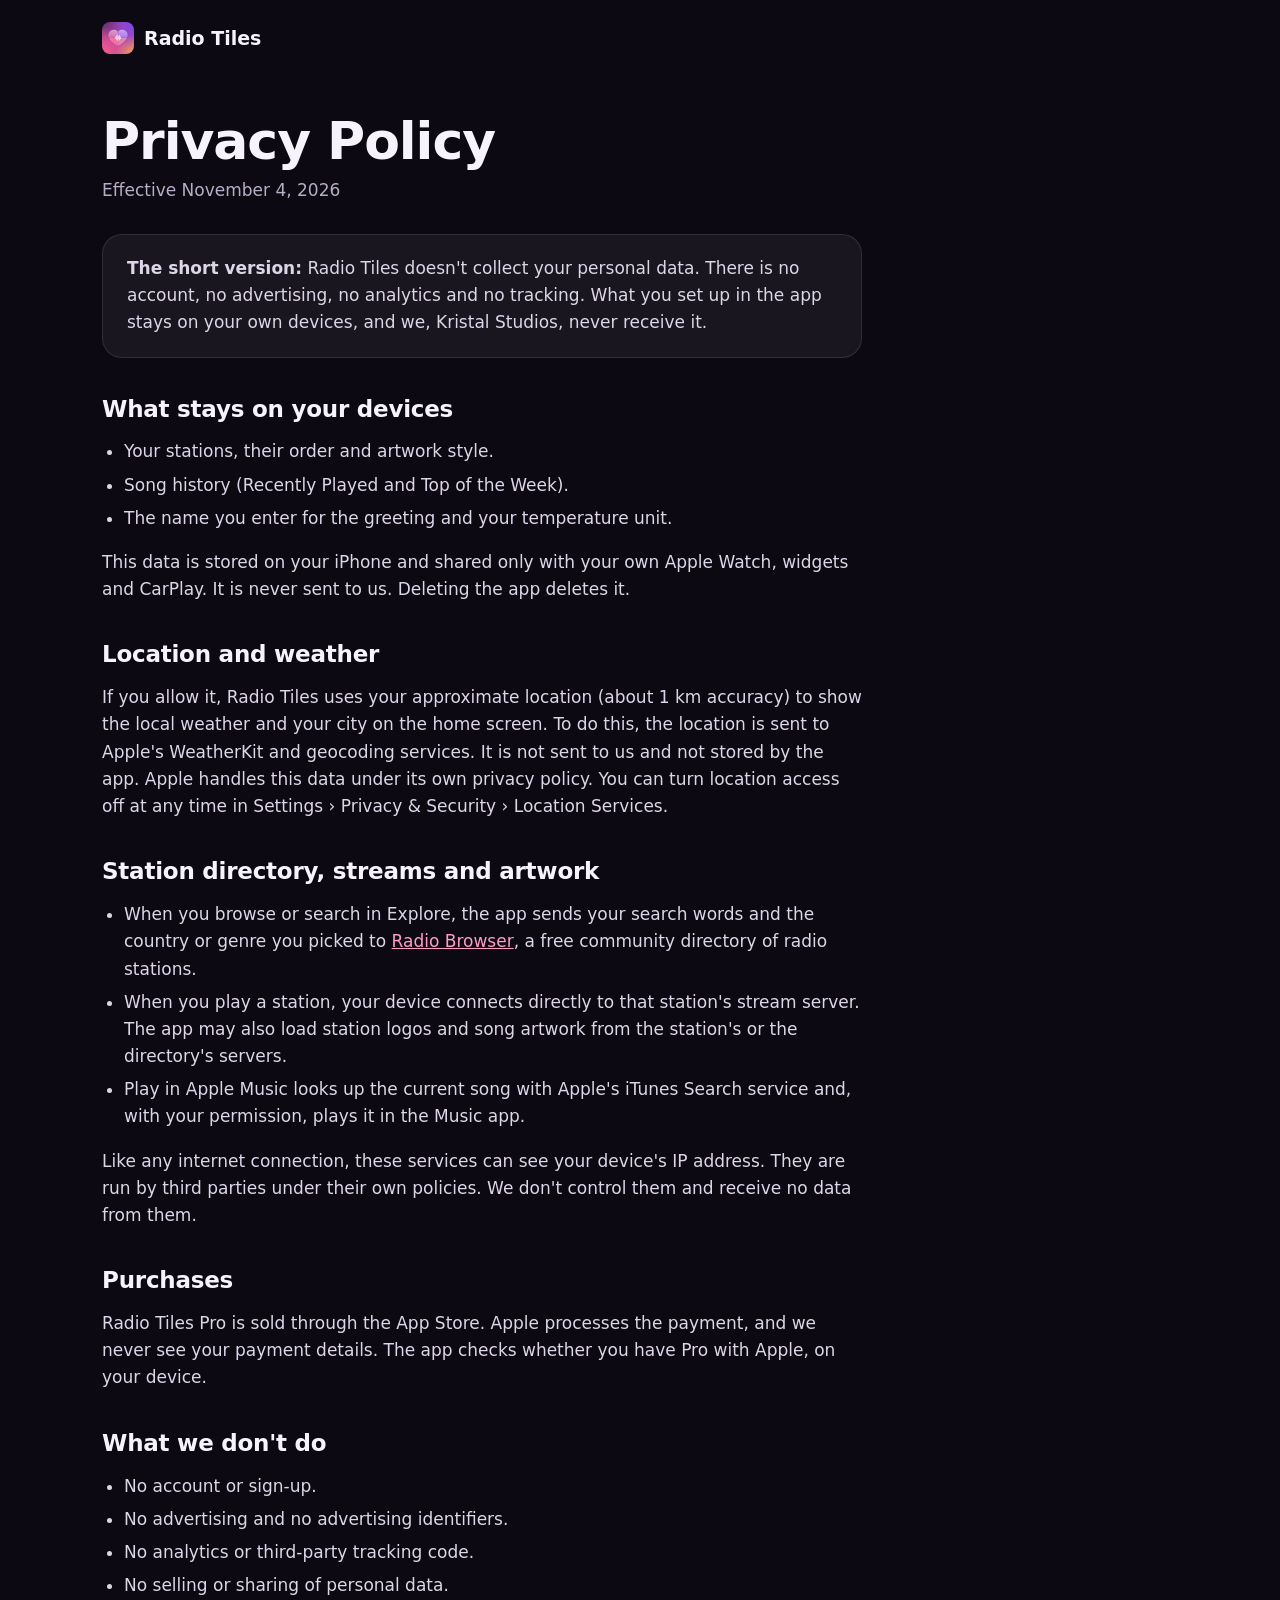
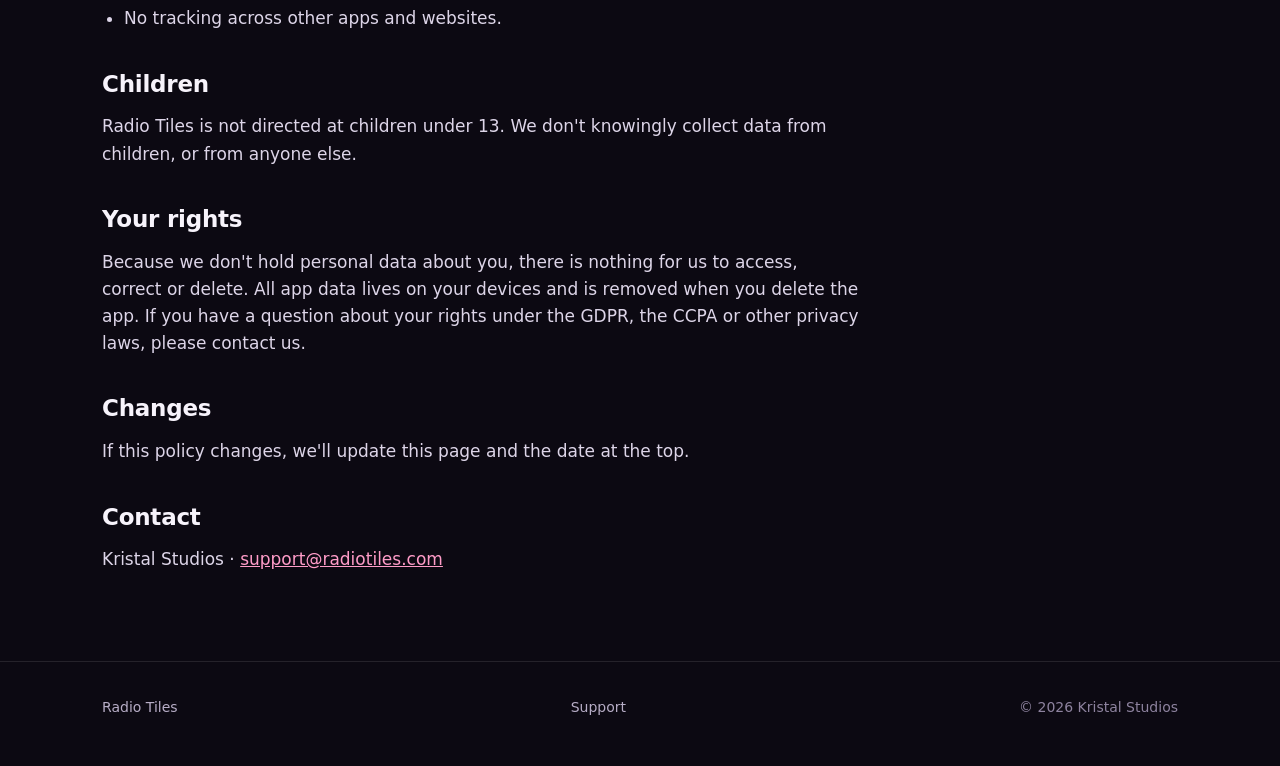
<file: privacy/index.html>
<!doctype html>
<html lang="en">
<head>
  <meta charset="utf-8">
  <meta name="viewport" content="width=device-width, initial-scale=1">
  <title>Privacy Policy · Radio Tiles</title>
  <meta name="description" content="Radio Tiles collects no personal data: no account, no ads, no analytics, no tracking.">
  <link rel="icon" href="../icon.png">
  <link rel="stylesheet" href="../style.css?v=9">
</head>
<body>
  <div class="wrap">
    <header class="top"><a class="brand" href="../"><img src="../icon.png" alt="">Radio Tiles</a></header>
    <article>
      <h1>Privacy Policy</h1>
      <p class="date">Effective November 4, 2026</p>

      <p class="summary"><strong>The short version:</strong> Radio Tiles doesn't collect your personal data. There is no account, no advertising, no analytics and no tracking. What you set up in the app stays on your own devices, and we, Kristal Studios, never receive it.</p>

      <h2>What stays on your devices</h2>
      <ul>
        <li>Your stations, their order and artwork style.</li>
        <li>Song history (Recently Played and Top of the Week).</li>
        <li>The name you enter for the greeting and your temperature unit.</li>
      </ul>
      <p>This data is stored on your iPhone and shared only with your own Apple Watch, widgets and CarPlay. It is never sent to us. Deleting the app deletes it.</p>

      <h2>Location and weather</h2>
      <p>If you allow it, Radio Tiles uses your approximate location (about 1 km accuracy) to show the local weather and your city on the home screen. To do this, the location is sent to Apple's WeatherKit and geocoding services. It is not sent to us and not stored by the app. Apple handles this data under its own privacy policy. You can turn location access off at any time in Settings › Privacy &amp; Security › Location Services.</p>

      <h2>Station directory, streams and artwork</h2>
      <ul>
        <li>When you browse or search in Explore, the app sends your search words and the country or genre you picked to <a href="https://www.radio-browser.info">Radio Browser</a>, a free community directory of radio stations.</li>
        <li>When you play a station, your device connects directly to that station's stream server. The app may also load station logos and song artwork from the station's or the directory's servers.</li>
        <li>Play in Apple Music looks up the current song with Apple's iTunes Search service and, with your permission, plays it in the Music app.</li>
      </ul>
      <p>Like any internet connection, these services can see your device's IP address. They are run by third parties under their own policies. We don't control them and receive no data from them.</p>

      <h2>Purchases</h2>
      <p>Radio Tiles Pro is sold through the App Store. Apple processes the payment, and we never see your payment details. The app checks whether you have Pro with Apple, on your device.</p>

      <h2>What we don't do</h2>
      <ul>
        <li>No account or sign-up.</li>
        <li>No advertising and no advertising identifiers.</li>
        <li>No analytics or third-party tracking code.</li>
        <li>No selling or sharing of personal data.</li>
        <li>No tracking across other apps and websites.</li>
      </ul>

      <h2>Children</h2>
      <p>Radio Tiles is not directed at children under 13. We don't knowingly collect data from children, or from anyone else.</p>

      <h2>Your rights</h2>
      <p>Because we don't hold personal data about you, there is nothing for us to access, correct or delete. All app data lives on your devices and is removed when you delete the app. If you have a question about your rights under the GDPR, the CCPA or other privacy laws, please contact us.</p>

      <h2>Changes</h2>
      <p>If this policy changes, we'll update this page and the date at the top.</p>

      <h2>Contact</h2>
      <p>Kristal Studios · <a href="mailto:support@radiotiles.com">support@radiotiles.com</a></p>
    </article>
  </div>
  <footer>
    <div class="wrap">
      <a href="../">Radio Tiles</a><a href="../support/">Support</a>
      <p>© 2026 Kristal Studios</p>
    </div>
  </footer>
</body>
</html>
</file>
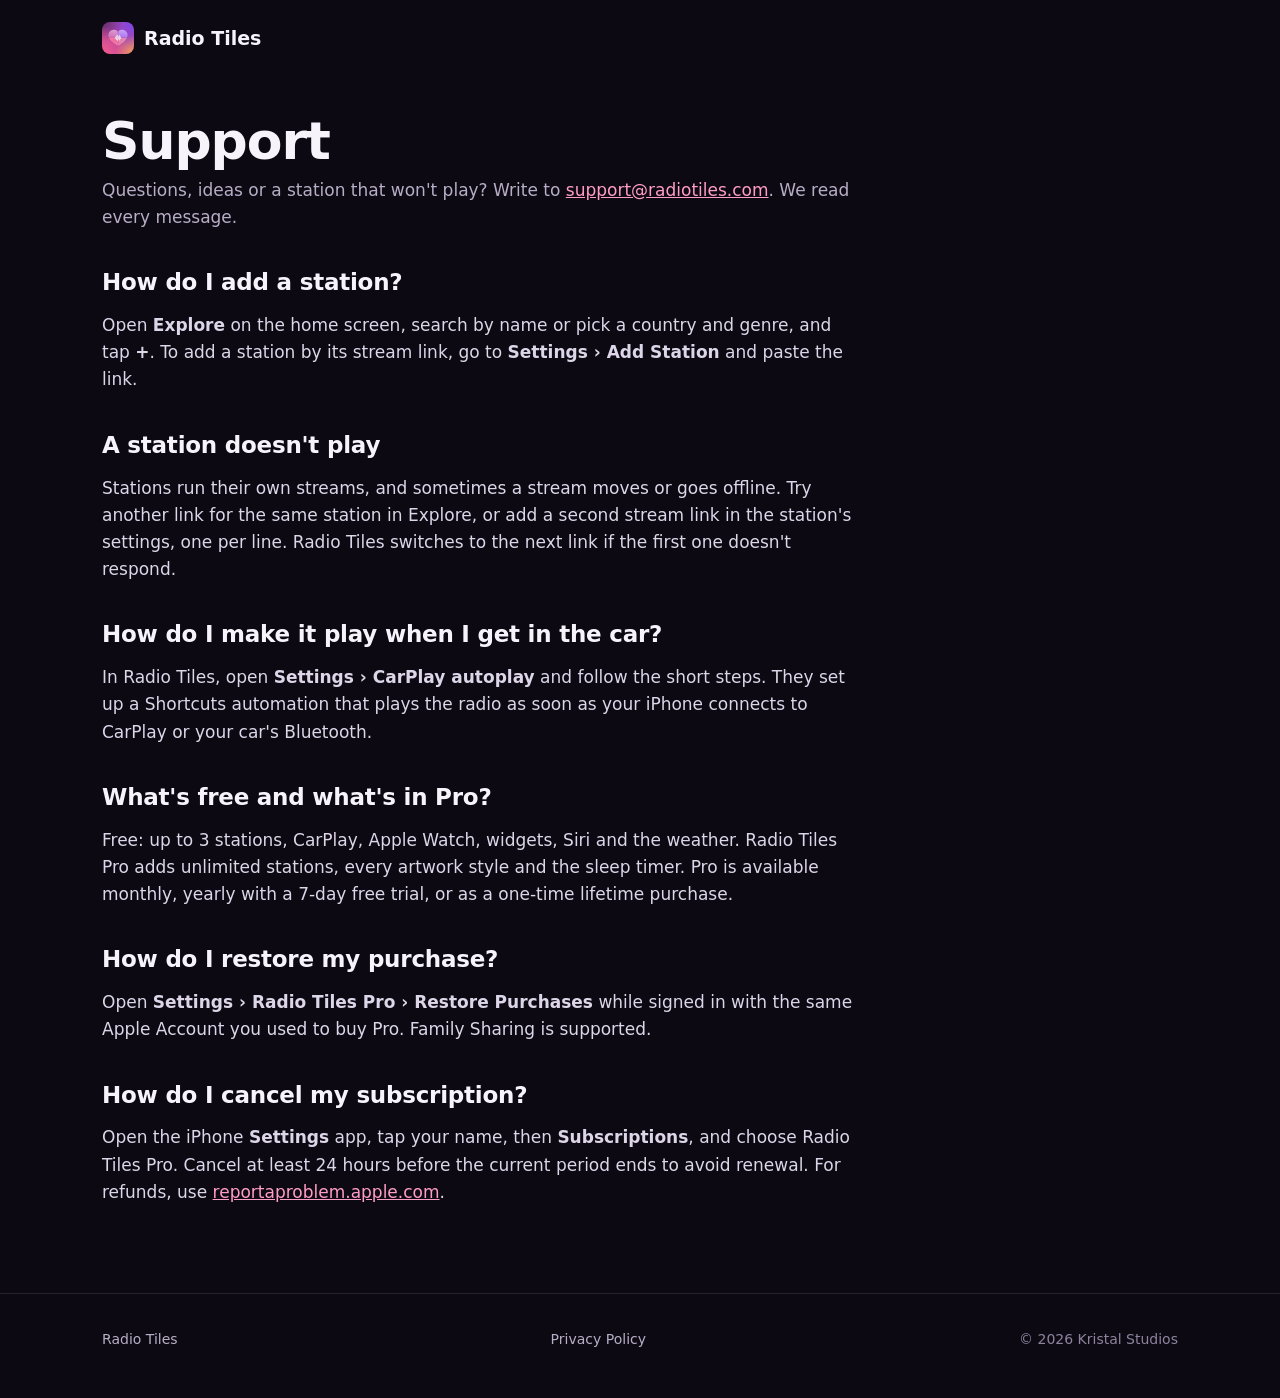
<file: support/index.html>
<!doctype html>
<html lang="en">
<head>
  <meta charset="utf-8">
  <meta name="viewport" content="width=device-width, initial-scale=1">
  <title>Support · Radio Tiles</title>
  <meta name="description" content="Help with Radio Tiles: adding stations, CarPlay, Radio Tiles Pro and purchases.">
  <link rel="icon" href="../icon.png">
  <link rel="stylesheet" href="../style.css?v=9">
</head>
<body>
  <div class="wrap">
    <header class="top"><a class="brand" href="../"><img src="../icon.png" alt="">Radio Tiles</a></header>
    <article>
      <h1>Support</h1>
      <p class="date">Questions, ideas or a station that won't play? Write to <a href="mailto:support@radiotiles.com?subject=Radio%20Tiles">support@radiotiles.com</a>. We read every message.</p>

      <h2>How do I add a station?</h2>
      <p>Open <strong>Explore</strong> on the home screen, search by name or pick a country and genre, and tap <strong>+</strong>. To add a station by its stream link, go to <strong>Settings › Add Station</strong> and paste the link.</p>

      <h2>A station doesn't play</h2>
      <p>Stations run their own streams, and sometimes a stream moves or goes offline. Try another link for the same station in Explore, or add a second stream link in the station's settings, one per line. Radio Tiles switches to the next link if the first one doesn't respond.</p>

      <h2>How do I make it play when I get in the car?</h2>
      <p>In Radio Tiles, open <strong>Settings › CarPlay autoplay</strong> and follow the short steps. They set up a Shortcuts automation that plays the radio as soon as your iPhone connects to CarPlay or your car's Bluetooth.</p>

      <h2>What's free and what's in Pro?</h2>
      <p>Free: up to 3 stations, CarPlay, Apple Watch, widgets, Siri and the weather. Radio Tiles Pro adds unlimited stations, every artwork style and the sleep timer. Pro is available monthly, yearly with a 7-day free trial, or as a one-time lifetime purchase.</p>

      <h2>How do I restore my purchase?</h2>
      <p>Open <strong>Settings › Radio Tiles Pro › Restore Purchases</strong> while signed in with the same Apple Account you used to buy Pro. Family Sharing is supported.</p>

      <h2>How do I cancel my subscription?</h2>
      <p>Open the iPhone <strong>Settings</strong> app, tap your name, then <strong>Subscriptions</strong>, and choose Radio Tiles Pro. Cancel at least 24 hours before the current period ends to avoid renewal. For refunds, use <a href="https://reportaproblem.apple.com">reportaproblem.apple.com</a>.</p>
    </article>
  </div>
  <footer>
    <div class="wrap">
      <a href="../">Radio Tiles</a><a href="../privacy/">Privacy Policy</a>
      <p>© 2026 Kristal Studios</p>
    </div>
  </footer>
</body>
</html>
</file>
<file: style.css>
:root {
  color-scheme: dark;
  --bg: #0c0912;
  --bg-2: #140f1d;
  --surface: rgba(255, 255, 255, 0.055);
  --surface-2: rgba(255, 255, 255, 0.09);
  --line: rgba(255, 255, 255, 0.1);
  --text: #f7f3fb;
  --muted: #b7adc6;
  --soft: #8e839f;
  --violet: #8b3fe0;
  --pink: #e0458f;
  --peach: #f6a35c;
  --grad: linear-gradient(120deg, #8b3fe0 0%, #e0458f 52%, #f6a35c 100%);
  --round: ui-rounded, "SF Pro Rounded", "Nunito", system-ui, -apple-system, sans-serif;
  --radius: 22px;
}
* { box-sizing: border-box; }
html { -webkit-text-size-adjust: 100%; scroll-behavior: smooth; }
@media (prefers-reduced-motion: reduce) { html { scroll-behavior: auto; } }
body {
  margin: 0;
  background: var(--bg);
  color: var(--text);
  font: 17px/1.6 system-ui, -apple-system, BlinkMacSystemFont, "SF Pro Text", "Helvetica Neue", Arial, sans-serif;
  overflow-x: hidden;
}
img { max-width: 100%; display: block; }
a { color: inherit; }
.wrap { max-width: 1120px; margin: 0 auto; padding: 0 22px; }
.grad-text { background: var(--grad); -webkit-background-clip: text; background-clip: text; color: transparent; }

/* ---------- Navigation ---------- */
.nav {
  position: sticky; top: 0; z-index: 20;
  backdrop-filter: saturate(160%) blur(18px); -webkit-backdrop-filter: saturate(160%) blur(18px);
  background: rgba(12, 9, 18, 0.62);
  border-bottom: 1px solid transparent;
  transition: border-color .3s;
}
.nav.scrolled { border-color: var(--line); }
.nav .wrap { display: flex; align-items: center; justify-content: space-between; height: 64px; }
.brand { display: inline-flex; align-items: center; gap: 10px; font-family: var(--round); font-weight: 800; font-size: 19px; text-decoration: none; }
.brand img { width: 32px; height: 32px; border-radius: 8px; }
.nav-links { display: flex; align-items: center; gap: 26px; font-size: 15px; }
.nav-links a { text-decoration: none; color: var(--muted); transition: color .2s; }
.nav-links a:hover { color: var(--text); }
.pill {
  display: inline-flex; align-items: center; gap: 8px;
  padding: 8px 16px; border-radius: 999px; font-size: 14px; font-weight: 600;
  background: var(--surface-2); border: 1px solid var(--line); color: var(--text); text-decoration: none;
}
.pill .dot { width: 7px; height: 7px; border-radius: 50%; background: var(--peach); box-shadow: 0 0 10px var(--peach); }

/* ---------- Hero ---------- */
.hero { position: relative; overflow: hidden; padding: 64px 0 40px; isolation: isolate; }
.hero::before {
  content: ""; position: absolute; inset: -20% -10% auto -10%; height: 120%; z-index: -2;
  background:
    radial-gradient(40% 50% at 25% 30%, rgba(139, 63, 224, 0.45), transparent 70%),
    radial-gradient(35% 45% at 80% 25%, rgba(224, 69, 143, 0.35), transparent 70%),
    radial-gradient(30% 40% at 60% 80%, rgba(246, 163, 92, 0.18), transparent 70%);
}
.tile-floor {
  position: absolute; z-index: -1; left: 50%; top: 52%; width: 1500px;
  transform: translate(-50%, -50%) perspective(1400px) rotateX(58deg) rotateZ(-28deg);
  display: grid; grid-template-columns: repeat(9, 1fr); gap: 22px; opacity: .5;
  -webkit-mask-image: radial-gradient(closest-side, #000 40%, transparent 100%);
  mask-image: radial-gradient(closest-side, #000 40%, transparent 100%);
  animation: drift 38s linear infinite;
}
/* Text side stays readable: the tile floor fades out behind the headline. */
.hero::after {
  content: ""; position: absolute; inset: 0; z-index: -1; pointer-events: none;
  background: linear-gradient(90deg, var(--bg) 0%, rgba(12, 9, 18, .88) 38%, rgba(12, 9, 18, .2) 62%, transparent 80%),
              linear-gradient(0deg, var(--bg) 0%, transparent 22%);
}
@keyframes drift { from { translate: 0 0; } to { translate: 0 var(--drift, -338px); } }
@media (prefers-reduced-motion: reduce) { .tile-floor { animation: none; } }
.hero-grid { display: grid; grid-template-columns: 1.05fr 1fr; align-items: center; gap: 40px; }
.eyebrow { font-size: 13px; font-weight: 700; letter-spacing: .14em; text-transform: uppercase; color: var(--muted); margin: 0 0 18px; }
.hero h1 {
  font-family: var(--round); font-weight: 900; letter-spacing: -0.03em;
  font-size: clamp(48px, 7.4vw, 92px); line-height: .98; margin: 0 0 22px;
}
.lead { font-size: clamp(18px, 2vw, 21px); color: var(--muted); max-width: 520px; margin: 0 0 30px; }
.cta { display: flex; flex-wrap: wrap; gap: 12px; align-items: center; }
.btn {
  display: inline-flex; align-items: center; gap: 10px; padding: 15px 24px; border-radius: 999px;
  font-weight: 700; font-size: 16px; text-decoration: none; border: 0; cursor: default;
}
.btn-primary { background: #fff; color: #120c1a; }
a.btn { cursor: pointer; }
a.btn-primary:hover { background: #efeaf6; }
a.pill:hover { background: var(--surface); }
.btn-primary svg { width: 20px; height: 20px; }
.btn-ghost { background: var(--surface); color: var(--text); border: 1px solid var(--line); cursor: pointer; }
.btn-ghost:hover { background: var(--surface-2); }
.trust { display: flex; flex-wrap: wrap; gap: 10px 22px; margin-top: 34px; color: var(--soft); font-size: 14px; }
.trust span { display: inline-flex; align-items: center; gap: 7px; }
.trust svg { width: 16px; height: 16px; stroke: var(--peach); }

.device-stage { position: relative; display: flex; justify-content: center; min-height: 600px; }
.phone {
  width: 300px; border-radius: 54px; padding: 11px; background: #0a0a0c;
  box-shadow: 0 0 0 1.5px #2d2833, 0 40px 90px rgba(0, 0, 0, .55), 0 0 120px rgba(139, 63, 224, .25);
  position: relative;
}
.phone img { border-radius: 44px; width: 100%; height: auto; aspect-ratio: 660 / 1434; object-fit: cover; }
.watch {
  width: 158px; border-radius: 46px; padding: 9px; background: #0a0a0c;
  box-shadow: 0 0 0 1.5px #2d2833, 0 30px 60px rgba(0, 0, 0, .55);
  position: relative;
}
.watch::after {
  content: ""; position: absolute; right: -7px; top: 30%; width: 7px; height: 30px; border-radius: 0 4px 4px 0;
  background: linear-gradient(90deg, #2a2630, #4a4452);
}
.watch img { border-radius: 38px; width: 100%; height: auto; aspect-ratio: 416 / 496; object-fit: cover; }
.device-stage .watch { position: absolute; right: 2%; bottom: 40px; transform: rotate(4deg); }
.device-stage .phone { transform: rotate(-3deg); }

/* ---------- Tiles (same colors as in the app) ---------- */
.tile {
  --h: 280;
  aspect-ratio: 1; border-radius: 22%;
  display: grid; place-items: center; text-align: center; padding: 12%;
  color: #fff; font-family: var(--round); font-weight: 900; line-height: 1.02; letter-spacing: -0.01em;
  text-shadow: 0 4px 14px rgba(0, 0, 0, .45);
  background:
    linear-gradient(180deg, rgba(255, 255, 255, .16), transparent 45%),
    radial-gradient(circle at 18% 18%, hsl(calc(var(--h) + 43) 60% 60% / .95), transparent 52%),
    radial-gradient(circle at 85% 80%, hsl(var(--h) 50% 18% / .95), transparent 58%),
    linear-gradient(45deg, hsl(var(--h) 50% 20%), hsl(var(--h) 49% 37%) 55%, hsl(calc(var(--h) + 43) 57% 54%));
  box-shadow: inset 0 0 0 1px rgba(255, 255, 255, .08), 0 18px 40px rgba(0, 0, 0, .35);
}
.tile-floor .tile { font-size: 26px; }

/* ---------- Ribbon ---------- */
.ribbon { border-block: 1px solid var(--line); background: var(--bg-2); overflow: hidden; }
.ribbon-track { display: flex; gap: 48px; padding: 18px 0; width: max-content; animation: scroll 40s linear infinite; }
.ribbon-track span { font-family: var(--round); font-weight: 800; font-size: 20px; color: var(--muted); white-space: nowrap; }
.ribbon-track span::after { content: "✦"; margin-left: 48px; color: var(--pink); }
@keyframes scroll { to { transform: translateX(-50%); } }
@media (prefers-reduced-motion: reduce) { .ribbon-track { animation: none; } }

/* ---------- Sections ---------- */
section { padding: 110px 0; }
.section-head { max-width: 700px; margin: 0 auto 60px; text-align: center; }
h2 {
  font-family: var(--round); font-weight: 900; letter-spacing: -0.025em;
  font-size: clamp(34px, 4.6vw, 56px); line-height: 1.04; margin: 0 0 18px;
}
.section-head p, .feature p { color: var(--muted); font-size: 19px; margin: 0; }
.tag {
  display: inline-block; font-size: 12px; font-weight: 800; letter-spacing: .12em; text-transform: uppercase;
  padding: 5px 11px; border-radius: 999px; margin-bottom: 18px;
  background: rgba(224, 69, 143, .14); color: #ff9cc8; border: 1px solid rgba(224, 69, 143, .3);
}
.tag.pro { background: rgba(246, 163, 92, .14); color: #ffc794; border-color: rgba(246, 163, 92, .3); }

.feature { display: grid; grid-template-columns: 1fr 1fr; gap: 70px; align-items: center; padding: 50px 0; }
.feature.flip .feature-visual { order: -1; }
.feature ul { list-style: none; padding: 0; margin: 24px 0 0; display: grid; gap: 12px; }
.feature li { display: flex; gap: 12px; color: var(--text); font-size: 17px; }
.feature li svg { flex: none; width: 22px; height: 22px; margin-top: 2px; stroke: var(--peach); }
.feature-visual { display: flex; justify-content: center; align-items: center; gap: 24px; position: relative; }
.feature-visual::before {
  content: ""; position: absolute; inset: 8% 4%; z-index: -1; border-radius: 50%;
  background: radial-gradient(closest-side, rgba(139, 63, 224, .35), transparent);
  filter: blur(20px);
}
.feature-visual .phone { width: 270px; }

.looks { display: grid; grid-template-columns: repeat(3, 1fr); gap: 18px; width: 100%; max-width: 460px; }
.looks figure { margin: 0; text-align: center; }
.looks .tile { font-size: clamp(18px, 2.4vw, 26px); }
.looks figcaption { margin-top: 12px; font-size: 14px; font-weight: 600; color: var(--muted); }
.looks .glyph { width: 56%; height: auto; }
.looks .tile.icon-style { background: #f3eee6; }
.looks .tile.icon-style svg { width: 70%; height: auto; }

/* CarPlay: real screenshots of a wide car display, full width under the text, in a dark bezel. */
.feature-wide { grid-template-columns: minmax(0, 1fr); gap: 34px; }
.feature-wide .feature-copy { display: grid; grid-template-columns: minmax(0, 1fr) minmax(0, 1fr); column-gap: 60px; align-items: center; }
.feature-wide .feature-copy > * { grid-column: 1; }
.feature-wide .feature-copy > .tag { justify-self: start; }
.feature-wide .feature-copy > ul { grid-column: 2; grid-row: 1 / 4; margin: 0; }
.feature-wide .feature-visual { flex-direction: column; gap: 18px; }
.feature-wide .feature-visual::before { inset: 0 12%; }
.cp-screen {
  --bezel: clamp(5px, .9vw, 10px);
  position: relative; width: 100%; aspect-ratio: 2200 / 643; border-radius: clamp(14px, 2.2vw, 26px); background: #000; overflow: hidden;
  box-shadow: 0 0 0 var(--bezel) #18151c, 0 0 0 calc(var(--bezel) + 1px) #2d2833, 0 40px 80px rgba(0, 0, 0, .55);
}
.cp-shot { position: absolute; inset: 0; width: 100%; height: 100%; opacity: 0; transition: opacity .6s ease; }
.cp-shot.on { opacity: 1; }
.cp-switch, .duo-switch { display: inline-flex; gap: 4px; padding: 4px; border-radius: 999px; background: var(--surface-2); border: 1px solid var(--line); }
.cp-switch button, .duo-switch button { font: inherit; font-size: 14px; font-weight: 600; color: var(--muted); background: none; border: 0; padding: 8px 16px; border-radius: 999px; cursor: pointer; }
.cp-switch button.on, .duo-switch button.on { background: rgba(255, 255, 255, .12); color: var(--text); }
.cp-switch button:focus-visible, .duo-switch button:focus-visible { outline: 2px solid #ff9cc8; outline-offset: 2px; }
@media (prefers-reduced-motion: reduce) { .cp-shot { transition: none; } }

/* iPhone Duo: the unfolded inner screen in a dark bezel with a faint fold line; the folded phone leans on its corner. */
#duo h2 { text-wrap: balance; }
.duo-stage { position: relative; width: 100%; max-width: 980px; padding: 0 9% 7% 0; }
.duo-open {
  --bezel: clamp(6px, 1vw, 12px);
  position: relative; width: 100%; aspect-ratio: 1800 / 1266; border-radius: clamp(18px, 3.2vw, 40px); background: #000; overflow: hidden;
  box-shadow: 0 0 0 var(--bezel) #18151c, 0 0 0 calc(var(--bezel) + 1px) #2d2833, 0 40px 90px rgba(0, 0, 0, .55), 0 0 140px rgba(139, 63, 224, .22);
}
.duo-open::after {
  content: ""; position: absolute; inset: 0 auto 0 50%; width: 2.4%; translate: -50% 0; pointer-events: none;
  background: linear-gradient(90deg, transparent, rgba(255, 255, 255, .05) 40%, rgba(0, 0, 0, .12) 60%, transparent);
}
.duo-shot { position: absolute; inset: 0; width: 100%; height: 100%; opacity: 0; transition: opacity .6s ease; }
.duo-shot.on { opacity: 1; }
.duo-folded {
  --bezel: clamp(4px, .7vw, 9px);
  position: absolute; right: 0; bottom: 0; width: 25%; aspect-ratio: 700 / 1018; border-radius: clamp(14px, 2.4vw, 30px); background: #000; overflow: hidden;
  box-shadow: 0 0 0 var(--bezel) #18151c, 0 0 0 calc(var(--bezel) + 1px) #2d2833, 0 30px 70px rgba(0, 0, 0, .6);
  transform: rotate(4deg);
}
.duo-folded img { width: 100%; height: 100%; object-fit: cover; }
@media (prefers-reduced-motion: reduce) { .duo-shot { transition: none; } }
@media (max-width: 560px) { .duo-stage { padding: 0 6% 12% 0; } .duo-folded { width: 30%; } }
@keyframes eq { 0%, 100% { height: 30%; } 50% { height: 100%; } }

/* Explore mockup */
.explore {
  width: 100%; max-width: 440px; border-radius: 28px; padding: 20px;
  background: linear-gradient(180deg, #6a2b5a, #3a1c40 55%, #22142a);
  box-shadow: 0 40px 80px rgba(0, 0, 0, .5), inset 0 0 0 1px rgba(255, 255, 255, .08);
}
.ex-search { display: flex; align-items: center; gap: 10px; padding: 12px 16px; border-radius: 999px; background: rgba(255, 255, 255, .12); color: rgba(255, 255, 255, .6); font-size: 15px; }
.ex-search svg { width: 18px; height: 18px; }
.ex-chips { display: flex; gap: 8px; margin: 14px 0; flex-wrap: wrap; }
.ex-chips span { padding: 6px 13px; border-radius: 999px; font-size: 13px; font-weight: 600; background: rgba(255, 255, 255, .1); border: 1px solid rgba(255, 255, 255, .12); }
.ex-chips span.on { background: #fff; color: #1d1124; }
.ex-row { display: flex; align-items: center; gap: 14px; padding: 11px 0; border-top: 1px solid rgba(255, 255, 255, .08); }
.ex-row .tile { width: 50px; font-size: 8px; border-radius: 12px; padding: 5px; flex: none; }
.ex-row b { display: block; font-size: 15px; }
.ex-row small { color: rgba(255, 255, 255, .6); font-size: 12.5px; }
.ex-row .add { margin-left: auto; width: 28px; height: 28px; border-radius: 50%; border: 2px solid rgba(255, 255, 255, .8); display: grid; place-items: center; font-weight: 700; flex: none; }
.ex-row .add.done { background: #34c759; border-color: #34c759; }

/* Little things */
.grid-3 { display: grid; grid-template-columns: repeat(3, 1fr); gap: 18px; }
.card {
  background: var(--surface); border: 1px solid var(--line); border-radius: var(--radius); padding: 26px;
  transition: transform .3s, background .3s;
}
.card:hover { transform: translateY(-4px); background: var(--surface-2); }
.card .ico { width: 46px; height: 46px; border-radius: 14px; display: grid; place-items: center; background: var(--grad); margin-bottom: 18px; }
.card .ico svg { width: 24px; height: 24px; stroke: #fff; }
.card h3 { margin: 0 0 6px; font-size: 19px; font-family: var(--round); font-weight: 800; }
.card p { margin: 0; color: var(--muted); font-size: 15.5px; line-height: 1.55; }

/* Pricing */
.plans { display: grid; grid-template-columns: 1fr 1.15fr; gap: 22px; max-width: 900px; margin: 0 auto; }
.plan { border-radius: 28px; padding: 34px; background: var(--surface); border: 1px solid var(--line); }
.plan.pro {
  background: linear-gradient(160deg, rgba(139, 63, 224, .35), rgba(224, 69, 143, .22) 55%, rgba(246, 163, 92, .14));
  border-color: rgba(224, 69, 143, .45); position: relative;
}
.plan h3 { font-family: var(--round); font-weight: 900; font-size: 28px; margin: 0 0 4px; }
.plan .price { font-size: 15px; color: var(--muted); margin: 0 0 22px; }
.plan .price b { font-size: 34px; color: var(--text); font-family: var(--round); }
.plan ul { list-style: none; padding: 0; margin: 0; display: grid; gap: 11px; }
.plan li { display: flex; gap: 11px; font-size: 16px; }
.plan li svg { flex: none; width: 20px; height: 20px; margin-top: 3px; stroke: var(--peach); }
.options { display: grid; gap: 10px; margin: 0 0 24px; }
.option { display: flex; justify-content: space-between; align-items: center; padding: 13px 16px; border-radius: 16px; background: rgba(255, 255, 255, .08); border: 1px solid rgba(255, 255, 255, .12); }
.option.best { background: rgba(255, 255, 255, .16); border-color: rgba(255, 255, 255, .7); }
.option b { font-size: 16px; }
.option small { display: block; color: var(--muted); font-size: 13px; }
.option strong { font-family: var(--round); font-size: 20px; }
.badge { font-size: 10.5px; font-weight: 800; letter-spacing: .06em; padding: 3px 7px; border-radius: 999px; background: #fff; color: #7d2bb3; margin-left: 6px; vertical-align: 2px; }
.fine { text-align: center; color: var(--soft); font-size: 14px; margin: 26px auto 0; max-width: 640px; }

/* FAQ */
.faq { max-width: 760px; margin: 0 auto; }
.faq details { border-bottom: 1px solid var(--line); padding: 4px 0; }
.faq summary { cursor: pointer; list-style: none; display: flex; justify-content: space-between; align-items: center; gap: 20px; padding: 20px 0; font-size: 19px; font-weight: 700; }
.faq summary::-webkit-details-marker { display: none; }
.faq summary::after { content: "+"; font-size: 26px; font-weight: 400; color: var(--muted); transition: transform .25s; }
.faq details[open] summary::after { transform: rotate(45deg); }
.faq details p { margin: 0 0 22px; color: var(--muted); }
.faq a { color: #ff9cc8; }

/* Final CTA */
.final { text-align: center; padding: 120px 0 130px; position: relative; overflow: hidden; isolation: isolate; }
.final::before {
  content: ""; position: absolute; inset: 0; z-index: -1;
  background: radial-gradient(45% 60% at 50% 60%, rgba(139, 63, 224, .4), transparent 70%), radial-gradient(30% 40% at 65% 40%, rgba(224, 69, 143, .3), transparent 70%);
}
.final img.app-icon { width: 120px; height: 120px; border-radius: 27px; margin: 0 auto 28px; box-shadow: 0 25px 60px rgba(139, 63, 224, .45); }
.final p { color: var(--muted); font-size: 19px; margin: 0 auto 30px; max-width: 520px; }

/* Footer */
footer { border-top: 1px solid var(--line); padding: 34px 0 48px; color: var(--soft); font-size: 14px; }
footer .wrap { display: flex; flex-wrap: wrap; gap: 14px 30px; justify-content: space-between; }
footer nav { display: flex; flex-wrap: wrap; gap: 8px 22px; }
footer a { color: var(--muted); text-decoration: none; }
footer a:hover { color: var(--text); }
footer p { margin: 0; max-width: 560px; }

/* Reveal on scroll */
.reveal { opacity: .4; transform: translateY(18px); transition: opacity .7s ease, transform .7s ease; }
.reveal.in { opacity: 1; transform: none; }
@media (prefers-reduced-motion: reduce) { .reveal { opacity: 1; transform: none; transition: none; } }

/* ---------- Text pages (privacy, support) ---------- */
header.top { padding: 22px 0; }
header.top a.brand img { width: 32px; height: 32px; border-radius: 8px; }
article { max-width: 760px; padding: 20px 0 70px; }
article h1 { font-family: var(--round); font-weight: 900; letter-spacing: -0.02em; font-size: clamp(36px, 5vw, 52px); line-height: 1.05; margin: 10px 0 8px; }
article .date { color: var(--muted); margin: 0 0 30px; }
article h2 { font-size: 23px; letter-spacing: -0.01em; margin: 40px 0 10px; }
article p, article li { color: #ddd5e8; }
article ul { padding-left: 22px; }
article li { margin: 6px 0; }
article a { color: #ff9cc8; }
.summary { background: var(--surface); border: 1px solid var(--line); border-radius: 20px; padding: 20px 24px; }

/* ---------- Responsive ---------- */
@media (max-width: 900px) {
  .nav-links a:not(.pill) { display: none; }
  .hero { padding-top: 40px; }
  .hero::after { background: linear-gradient(180deg, rgba(12, 9, 18, .9) 0%, rgba(12, 9, 18, .82) 45%, rgba(12, 9, 18, .25) 70%, var(--bg) 100%); }
  .hero-grid, .feature { grid-template-columns: 1fr; gap: 40px; }
  .hero-copy { text-align: center; }
  .lead { margin-left: auto; margin-right: auto; }
  .cta, .trust { justify-content: center; }
  .device-stage { min-height: 0; }
  .feature { padding: 30px 0; }
  .feature.flip .feature-visual { order: 0; }
  .feature-copy { text-align: center; }
  .feature ul { justify-items: center; }
  .feature-wide .feature-copy { grid-template-columns: minmax(0, 1fr); }
  .feature-wide .feature-copy > .tag { justify-self: center; }
  .feature-wide .feature-copy > ul { grid-column: 1; grid-row: auto; margin-top: 24px; }
  .grid-3 { grid-template-columns: 1fr 1fr; }
  .plans { grid-template-columns: 1fr; }
  section { padding: 80px 0; }
}
@media (max-width: 560px) {
  .wrap { padding: 0 16px; }
  .phone { width: 250px; border-radius: 46px; padding: 9px; }
  .phone img { border-radius: 38px; }
  .device-stage .watch { width: 118px; border-radius: 36px; right: -4px; bottom: 20px; }
  .device-stage .watch img { border-radius: 29px; }
  .feature-visual .phone { width: 230px; }
  .feature-visual .watch { width: 140px; }
  .grid-3 { grid-template-columns: 1fr; }
  .tile-floor { width: 1100px; gap: 16px; }
  .tile-floor .tile { font-size: 19px; }
  .plan { padding: 26px 22px; }
  .feature li { text-align: left; }
}

/* ---------- Beating tile heart (like the app's launch screen) + music ---------- */
.beat-stage {
  position: relative; width: 260px; height: 260px; margin: 0 auto 36px;
  display: grid; place-items: center; cursor: pointer; outline: none; -webkit-tap-highlight-color: transparent;
}
.beat-stage:focus-visible { box-shadow: 0 0 0 3px rgba(255, 255, 255, .5); border-radius: 50%; }
.beat-stage .ring {
  position: absolute; inset: 18%; border-radius: 50%; border: 2px solid rgba(255, 255, 255, .35);
  opacity: 0; pointer-events: none; animation: ripple 2.7s ease-out infinite;
}
.beat-stage .ring:nth-child(2) { animation-delay: .9s; }
.beat-stage .ring:nth-child(3) { animation-delay: 1.8s; }
.beat-stage .ring.live { animation: ripple-live 1.25s ease-out forwards; border-color: rgba(255, 170, 210, .55); }
@keyframes ripple { from { transform: scale(1); opacity: .7; } to { transform: scale(2.3); opacity: 0; } }
@keyframes ripple-live { from { transform: scale(.95); opacity: .85; } to { transform: scale(2.1); opacity: 0; } }
.heart {
  width: 100%; height: 100%; overflow: visible;
  filter: drop-shadow(0 26px 46px rgba(224, 69, 143, .5));
  animation: heartbeat .45s ease-in-out infinite alternate;
}
@keyframes heartbeat { from { transform: scale(.94); } to { transform: scale(1.06); } }
.heart .q { transition: transform .22s cubic-bezier(.2, .9, .3, 1.4); }
.heart .bars rect { transform-box: fill-box; transform-origin: center; animation: bar 1.1s ease-in-out infinite alternate; }
.heart .bars rect:nth-child(2) { animation-delay: -.3s; }
.heart .bars rect:nth-child(3) { animation-delay: -.6s; }
.heart .bars rect:nth-child(4) { animation-delay: -.15s; }
.heart .bars rect:nth-child(5) { animation-delay: -.45s; }
.heart .bars rect:nth-child(6) { animation-delay: -.75s; }
@keyframes bar { from { transform: scaleY(.55); } to { transform: scaleY(1); } }
/* While the music plays the heart follows the beat instead of its idle loop. */
.music-on .heart { animation: none; transition: transform .1s ease-out; }
.music-on .heart .bars rect { animation: none; transition: transform .08s linear; }
.music-on .beat-stage .ring:not(.live) { display: none; }
.beat-stage.kick .heart { animation: kick .42s ease-out; }
.beat-stage.kick .q1 { transform: translate(-2.2px, -2.2px); }
.beat-stage.kick .q2 { transform: translate(2.2px, -2.2px); }
.beat-stage.kick .q3 { transform: translate(-2.2px, 2.2px); }
.beat-stage.kick .q4 { transform: translate(2.2px, 2.2px); }
@keyframes kick { 0% { transform: scale(1.1); } 100% { transform: scale(.97); } }
.music-on .tile-floor { animation-duration: 16s; }
.sound-toggle .i-pause, .music-on .sound-toggle .i-play { display: none; }
.music-on .sound-toggle .i-pause { display: block; }
.btn.sound-toggle svg { width: 18px; height: 18px; }
.music-on .btn.sound-toggle { background: var(--grad); border-color: transparent; color: #fff; }
.sound-nav {
  width: 38px; height: 38px; border-radius: 50%; display: grid; place-items: center; cursor: pointer;
  background: var(--surface-2); border: 1px solid var(--line); color: var(--text); padding: 0;
}
.sound-nav svg { width: 18px; height: 18px; }
.music-on .sound-nav { background: var(--grad); border-color: transparent; }
.music-note { font-size: 13px !important; color: var(--soft) !important; margin-top: 18px !important; }
.np-float {
  position: fixed; right: 18px; bottom: 18px; z-index: 30; display: flex; align-items: center; gap: 12px;
  padding: 10px 12px 10px 14px; border-radius: 999px; background: rgba(28, 20, 38, .86);
  border: 1px solid var(--line); backdrop-filter: blur(16px); -webkit-backdrop-filter: blur(16px);
  box-shadow: 0 18px 40px rgba(0, 0, 0, .45);
  transform: translateY(140%); opacity: 0; transition: transform .4s ease, opacity .4s ease; pointer-events: none;
}
.np-float.show { transform: none; opacity: 1; pointer-events: auto; }
.np-float b { display: block; font-size: 14px; }
.np-float small { display: block; font-size: 12px; color: var(--muted); }
.np-heart { width: 30px; height: 30px; border-radius: 9px; background: var(--grad); position: relative; }
.np-heart::after { content: "♥"; position: absolute; inset: 0; display: grid; place-items: center; color: #fff; font-size: 16px; animation: heartbeat .246s ease-in-out infinite alternate; }
.np-float button { width: 36px; height: 36px; border-radius: 50%; border: 0; background: #fff; color: #120c1a; display: grid; place-items: center; cursor: pointer; padding: 0; }
.np-float button svg { width: 16px; height: 16px; }
@media (max-width: 900px) { .sound-nav { display: grid; } }
@media (max-width: 560px) { .beat-stage { width: 210px; height: 210px; } .np-float { left: 16px; right: 16px; justify-content: space-between; } }
@media (prefers-reduced-motion: reduce) {
  .heart, .heart .bars rect, .beat-stage .ring:not(.live) { animation: none; }
}

/* ---------- Hero video ---------- */
.phone video { display: block; width: 100%; height: auto; aspect-ratio: 600 / 1304; border-radius: 44px; object-fit: cover; background: #2a1a30; }

/* ---------- Tap a floor tile (idea 1) ---------- */
.hero-grid { pointer-events: none; }
.hero-copy, .device-stage { pointer-events: none; }
.hero-copy a, .hero-copy .btn, .device-stage .phone, .device-stage .watch { pointer-events: auto; }
.tile-floor .tile { cursor: pointer; transition: box-shadow .3s, filter .3s; }
.tile-floor .tile:hover { filter: brightness(1.25); }
.tile-floor .tile.lit { filter: brightness(1.35) saturate(1.2); box-shadow: 0 0 0 4px #fff, 0 0 60px hsl(var(--h) 80% 60% / .9); }
.tune-toast {
  position: fixed; left: 50%; bottom: 22px; z-index: 31; display: flex; align-items: center; gap: 12px;
  padding: 10px 16px 10px 10px; border-radius: 18px; background: rgba(28, 20, 38, .9);
  border: 1px solid var(--line); backdrop-filter: blur(16px); -webkit-backdrop-filter: blur(16px);
  box-shadow: 0 18px 40px rgba(0, 0, 0, .45); transform: translate(-50%, 160%); opacity: 0;
  transition: transform .4s ease, opacity .4s ease; pointer-events: none; max-width: calc(100% - 32px);
}
.tune-toast.show { transform: translate(-50%, 0); opacity: 1; }
.tune-toast .tile { width: 40px; flex: none; border-radius: 11px; padding: 0; }
.tune-toast b { display: block; font-size: 15px; }
.tune-toast small { display: block; font-size: 12.5px; color: var(--muted); }
.eq { display: inline-flex; gap: 2px; align-items: flex-end; height: 14px; }
.eq i { width: 3px; height: 30%; background: #ff8fc1; border-radius: 2px; animation: eq 1s ease-in-out infinite; }
.eq i:nth-child(2) { animation-delay: -.3s; }
.eq i:nth-child(3) { animation-delay: -.6s; }

/* ---------- On air now ticker (idea 3) ---------- */
.ribbon.onair { display: flex; align-items: center; }
.onair-label {
  flex: none; display: inline-flex; align-items: center; gap: 8px; padding: 0 18px 0 22px; z-index: 1;
  font-size: 12px; font-weight: 800; letter-spacing: .14em; text-transform: uppercase; color: #ff9cc8;
  background: var(--bg-2); box-shadow: 14px 0 18px var(--bg-2); align-self: stretch;
}
.ribbon-mask { overflow: hidden; flex: 1; min-width: 0; }
.ribbon.onair .ribbon-track { gap: 36px; padding: 14px 0; animation-duration: 70s; }
.ribbon.onair .ribbon-track span::after { content: none; }
.air { display: inline-flex; align-items: center; gap: 10px; white-space: nowrap; }
.ribbon.onair .ribbon-track .dup { display: inline-flex; gap: 36px; }
.air .tile { width: 34px; flex: none; border-radius: 9px; padding: 0; }
.air b { font-size: 15px; color: var(--text); font-family: inherit; font-weight: 700; }
.air small { font-size: 13.5px; color: var(--soft); }

/* ---------- How it works: phone follows the steps (idea 2) ---------- */
.story { padding: 60px 0 40px; }
.story-grid { display: grid; grid-template-columns: 1fr 1fr; gap: 60px; align-items: start; }
.story-phone { position: sticky; top: 110px; display: flex; justify-content: center; }
.story-phone .phone { width: 290px; position: relative; }
.story-phone .phone .shot { position: absolute; top: 11px; left: 11px; width: calc(100% - 22px); opacity: 0; transition: opacity .5s ease; }
.story-phone .phone .shot.on { opacity: 1; }
.story-phone .phone .shot:first-child { position: relative; top: 0; left: 0; width: 100%; }
.story-phone .phone .shot:first-child:not(.on) { opacity: 0; }
.steps { list-style: none; margin: 0; padding: 0; }
.step { min-height: 72vh; display: flex; flex-direction: column; justify-content: center; opacity: .35; transition: opacity .4s; }
.step.on { opacity: 1; }
.step-n {
  width: 40px; height: 40px; border-radius: 12px; display: grid; place-items: center; margin-bottom: 18px;
  font-family: var(--round); font-weight: 900; font-size: 18px; background: var(--grad); color: #fff;
}
.step p { color: var(--muted); font-size: 19px; margin: 0; max-width: 460px; }
.step-shot { display: none; }
@media (max-width: 900px) {
  .story-grid { grid-template-columns: 1fr; gap: 0; }
  .story-phone { display: none; }
  .step { min-height: 0; opacity: 1; padding: 34px 0; text-align: center; align-items: center; }
  .step p { margin: 0 auto; }
  .step-shot { display: block; width: 230px; margin-top: 26px; border-radius: 38px; border: 9px solid #0a0a0c; box-shadow: 0 0 0 1.5px #2d2833, 0 30px 60px rgba(0, 0, 0, .5); }
  .onair-label { padding: 0 12px 0 16px; }
}
@media (prefers-reduced-motion: reduce) { .eq i { animation: none; } .story-phone .phone .shot { transition: none; } }

.ribbon.onair .ribbon-track .dup { padding-right: 36px; }
.brand, .pill { white-space: nowrap; }
.step-shot { height: auto; }
.story-phone .phone .shot { height: auto; }
@media (max-width: 560px) { .nav .pill { display: none; } }

/* ---------- How it works, compact (replaces the long scroll story) ---------- */
.story { padding: 90px 0 30px; }
.story .section-head { margin-bottom: 44px; }
.story-grid { display: grid; grid-template-columns: auto minmax(0, 1fr); gap: 64px; align-items: center; max-width: 980px; margin: 0 auto; }
.story-phone { position: relative; top: auto; display: block; width: 290px; }
.story-phone .shot { display: block; width: 100%; height: auto; border-radius: 44px; opacity: 0; transition: opacity .5s ease; }
.story-phone .shot:not(:first-child) { position: absolute; top: 11px; left: 11px; width: calc(100% - 22px); }
.story-phone .shot.on { opacity: 1; }
.steps { display: grid; gap: 12px; }
.step {
  min-height: 0; opacity: 1; position: relative; overflow: hidden; text-align: left; cursor: pointer;
  display: grid; grid-template-columns: 44px minmax(0, 1fr); gap: 18px; align-items: start;
  padding: 20px 22px; border-radius: 20px; border: 1px solid transparent; background: transparent; color: var(--text);
  font: inherit; transition: background .3s, border-color .3s;
}
.step:hover { background: var(--surface); }
.step.on { background: var(--surface-2); border-color: var(--line); }
.step:focus-visible { outline: 2px solid #ff9cc8; outline-offset: 2px; }
.step-n { margin: 0; width: 44px; height: 44px; opacity: .5; transition: opacity .3s; }
.step.on .step-n { opacity: 1; }
.step-text b { display: block; font-family: var(--round); font-weight: 900; font-size: clamp(22px, 2.4vw, 28px); line-height: 1.15; letter-spacing: -0.01em; }
.step-text small { display: block; margin-top: 6px; color: var(--muted); font-size: 16.5px; line-height: 1.5; }
.step:not(.on) .step-text small { display: none; }
.step-bar { position: absolute; left: 22px; right: 22px; bottom: 0; height: 3px; border-radius: 3px; background: rgba(255, 255, 255, .08); }
.step.on .step-bar::after { content: ""; position: absolute; inset: 0; border-radius: inherit; background: var(--grad); transform-origin: left; animation: stepbar 4s linear forwards; }
@keyframes stepbar { from { transform: scaleX(0); } to { transform: scaleX(1); } }
.hero-sound .i-play, .hero-sound .i-pause { width: 18px; height: 18px; }
@media (max-width: 900px) {
  .story-grid { grid-template-columns: 1fr; gap: 28px; justify-items: center; }
  .story-phone { display: block; width: 240px; }
  .story-phone .shot { border-radius: 38px; }
  .story-phone .shot:not(:first-child) { top: 9px; left: 9px; width: calc(100% - 18px); }
  .steps { width: 100%; max-width: 520px; }
  .step { padding: 16px 16px; }
}
@media (prefers-reduced-motion: reduce) { .step.on .step-bar::after { animation: none; transform: none; } }

/* ---------- Try it: tap a station (tiles that obviously press) ---------- */
.tryit { padding: 80px 0 20px; }
.tryit .section-head { margin-bottom: 36px; }
.try-grid { display: grid; grid-template-columns: repeat(9, minmax(0, 1fr)); gap: 14px; }
.tile.try {
  position: relative; border: 0; cursor: pointer; font-size: clamp(14px, 1.45vw, 19px); padding: 10%;
  transition: transform .18s ease, box-shadow .25s ease, filter .25s ease;
}
.tile.try:hover { transform: translateY(-4px) scale(1.03); filter: brightness(1.1); }
.tile.try:active { transform: scale(.96); }
.tile.try:focus-visible { outline: 3px solid #fff; outline-offset: 3px; }
.tile.try.lit { box-shadow: 0 0 0 3px #fff, 0 18px 50px hsl(var(--h) 80% 55% / .6); transform: translateY(-4px) scale(1.04); }
.try-live {
  position: absolute; left: 10px; bottom: 9px; display: none; align-items: center; gap: 5px;
  font: 800 10px/1 system-ui, sans-serif; letter-spacing: .1em; text-transform: uppercase; text-shadow: none;
  background: rgba(0, 0, 0, .35); padding: 4px 7px 4px 6px; border-radius: 999px;
}
.try-live .eq { height: 10px; }
.try-live .eq i { width: 2px; background: #fff; }
.tile.try.lit .try-live { display: inline-flex; }
@media (max-width: 1000px) { .try-grid { grid-template-columns: repeat(3, minmax(0, 1fr)); max-width: 520px; margin: 0 auto; } }
@media (max-width: 560px) { .try-grid { grid-template-columns: repeat(3, minmax(0, 1fr)); gap: 10px; } .tile.try { font-size: 15px; } }
.music-on .tune-toast { bottom: 90px; }
@media (max-width: 1000px) { .tile.try { font-size: clamp(16px, 3.4vw, 22px); } }

/* ---------- Try it: tiles on the left, the beating heart on the right ---------- */
.try-layout { display: grid; grid-template-columns: minmax(0, 560px) minmax(0, 1fr); gap: 56px; align-items: center; max-width: 1040px; margin: 0 auto; }
.try-layout .try-grid { grid-template-columns: repeat(3, minmax(0, 1fr)); max-width: none; margin: 0; }
.try-layout .tile.try { font-size: clamp(16px, 1.8vw, 22px); }
.try-heart { display: flex; flex-direction: column; align-items: center; gap: 22px; }
.try-stage { width: min(100%, 340px); height: auto; aspect-ratio: 1; margin: 0; }
.try-now { margin: 0; text-align: center; color: var(--muted); font-size: 17px; min-height: 52px; }
.try-now b { color: var(--text); }
.try-now small { display: block; color: var(--soft); font-size: 14px; margin-top: 2px; }
/* "Vibration": on every beat the heart jumps and shivers a little. */
.beat-stage.kick .heart { animation: kick-shake .42s ease-out; }
@keyframes kick-shake {
  0% { transform: scale(1.13) rotate(-2.5deg); }
  18% { transform: scale(1.08) rotate(2deg) translateX(1.5px); }
  36% { transform: scale(1.04) rotate(-1.5deg) translateX(-1px); }
  56% { transform: scale(1.01) rotate(1deg); }
  100% { transform: scale(.97) rotate(0); }
}
@media (max-width: 900px) {
  .try-layout { grid-template-columns: 1fr; gap: 26px; }
  .try-heart { order: -1; }
  .try-stage { width: 200px; }
  .try-now { min-height: 0; }
}
@media (prefers-reduced-motion: reduce) { .beat-stage.kick .heart { animation: none; } }

/* ---------- Countries for the Try it tiles ---------- */
.countries { display: flex; flex-wrap: wrap; justify-content: center; gap: 8px; margin: -12px auto 34px; max-width: 900px; }
.country {
  display: inline-flex; align-items: center; gap: 8px; padding: 8px 15px; border-radius: 999px; cursor: pointer;
  font: 600 15px/1 system-ui, -apple-system, sans-serif; color: var(--text); text-decoration: none;
  background: var(--surface); border: 1px solid var(--line); transition: background .2s, transform .15s;
}
.country:hover { background: var(--surface-2); transform: translateY(-1px); }
.country.on { background: #fff; color: #140d1c; border-color: #fff; }
.country:focus-visible { outline: 2px solid #ff9cc8; outline-offset: 2px; }
.country .flag { font-size: 18px; line-height: 1; }
.country.more { color: var(--muted); }
.try-grid .try-name { transition: opacity .16s ease, transform .16s ease; }
.try-grid.switching .try-name { opacity: 0; transform: translateY(6px); }
@media (max-width: 560px) {
  .countries { flex-wrap: nowrap; justify-content: flex-start; overflow-x: auto; margin: -10px -16px 26px; padding: 2px 16px 6px; scrollbar-width: none; }
  .countries::-webkit-scrollbar { display: none; }
  .country { flex: none; }
}

/* ---------- Apple HomeView: renders of HomeView placed in real kitchen photos ---------- */
.hv-badge {
  display: inline-flex; align-items: center; gap: 10px; margin: 0 0 18px; padding: 5px 12px 5px 5px;
  border-radius: 999px; background: var(--surface-2); border: 1px solid var(--line);
  font-size: 14px; font-weight: 600; color: var(--text); text-decoration: none; transition: background .2s;
}
.hv-badge:hover { background: rgba(255, 255, 255, .14); }
.hv-badge b { padding: 3px 9px; border-radius: 999px; background: var(--grad); font-size: 11px; letter-spacing: .08em; text-transform: uppercase; }
.hv-badge svg { width: 14px; height: 14px; color: var(--muted); }

.homeview { position: relative; overflow: hidden; padding-bottom: 80px; }
.homeview .section-head { margin-bottom: 44px; }
.hv-show { max-width: 1000px; margin: 0 auto; }
.hv-frames {
  position: relative; aspect-ratio: 3 / 2; border-radius: 28px; overflow: hidden; isolation: isolate;
  background: #0f0b14; border: 1px solid var(--line); box-shadow: 0 40px 90px -30px rgba(0, 0, 0, .8);
}
.hv-frame { position: absolute; inset: 0; margin: 0; opacity: 0; transition: opacity 1.2s ease; pointer-events: none; }
.hv-frame.on { opacity: 1; pointer-events: auto; z-index: 1; }
/* A slow push-in toward the HomeView; the tap spot rides along with the photo. */
.hv-zoom { position: absolute; inset: 0; transform-origin: var(--fx, 50%) var(--fy, 60%); transition: transform 9s linear; }
.hv-frame.on .hv-zoom { transform: scale(1.06); }
.hv-zoom img { width: 100%; height: 100%; object-fit: cover; }
.hv-spot { position: absolute; padding: 0; border: 0; background: none; cursor: pointer; border-radius: 10%; -webkit-tap-highlight-color: transparent; }
/* No frame around the HomeView in the photo: the chip invites the tap. A ring shows only for keyboard focus. */
.hv-spot::before { content: ""; position: absolute; inset: -5%; border-radius: 14%; pointer-events: none; border: 2px solid transparent; }
.hv-spot:focus-visible::before { border-color: rgba(255, 255, 255, .6); }
.hv-spot:focus-visible { outline: none; }
.hv-chip {
  position: absolute; left: 50%; bottom: calc(100% + 12px); transform: translateX(-50%);
  display: inline-flex; align-items: center; gap: 8px; white-space: nowrap; padding: 6px 13px 6px 6px; border-radius: 999px;
  background: rgba(18, 12, 26, .72); border: 1px solid rgba(255, 255, 255, .18); color: #fff; font-size: 13px; font-weight: 700;
  -webkit-backdrop-filter: blur(12px); backdrop-filter: blur(12px); box-shadow: 0 10px 24px rgba(0, 0, 0, .4);
  cursor: pointer;   /* the chip is part of the button: tapping "Tap to listen" plays too */
}
.hv-chip i { width: 20px; height: 20px; border-radius: 50%; background: #fff; display: grid; place-items: center; }
.hv-chip i::after { content: ""; margin-left: 2px; border-left: 7px solid #120c1a; border-top: 4.5px solid transparent; border-bottom: 4.5px solid transparent; }
.hv-frame.playing .hv-chip i { background: var(--grad); }
.hv-frame.playing .hv-chip i::after { margin: 0; width: 7px; height: 7px; border: 0; border-radius: 1.5px; background: #fff; }
.hv-pick { display: grid; grid-template-columns: repeat(3, 1fr); gap: 12px; margin-top: 16px; }
.hv-pick button {
  position: relative; overflow: hidden; text-align: left; padding: 14px 16px 16px; border-radius: 16px; cursor: pointer;
  background: var(--surface); border: 1px solid var(--line); color: var(--text); font: inherit; transition: background .2s, border-color .2s;
}
.hv-pick button:hover { background: var(--surface-2); }
.hv-pick button.on { background: var(--surface-2); border-color: rgba(255, 255, 255, .22); }
.hv-pick b { display: block; font-size: 15px; }
.hv-pick small { display: block; font-size: 13px; color: var(--muted); }
.hv-pick .bar { position: absolute; left: 0; bottom: 0; height: 3px; width: 0; background: var(--grad); }
.hv-pick button.on .bar { width: 100%; }
.hv-show.auto .hv-pick button.on .bar { width: 0; animation: hvbar 6.5s linear forwards; }
@keyframes hvbar { to { width: 100%; } }
.hv-cards { margin-top: 56px; }
.hv-note { margin: 28px auto 0; max-width: 700px; text-align: center; font-size: 13px; color: var(--soft); }
@media (max-width: 560px) {
  .hv-frames { border-radius: 20px; }
  /* On a phone the photos zoom in on the HomeView so it isn't lost; the chip shrinks to make up for the zoom. */
  .hv-zoom { transform: scale(1.38); }
  .hv-frame.on .hv-zoom { transform: scale(1.45); }
  .hv-chip { font-size: 8px; gap: 4px; padding: 3px 7px 3px 3px; bottom: calc(100% + 6px); }
  .hv-chip i { width: 11px; height: 11px; }
  .hv-chip i::after { border-left-width: 4.5px; border-top-width: 3px; border-bottom-width: 3px; margin-left: 1px; }
  .hv-pick { gap: 8px; }
  .hv-pick button { padding: 10px 12px 12px; }
  .hv-pick small { display: none; }
}
@media (prefers-reduced-motion: reduce) {
  .hv-zoom { transition: none; }
  .hv-frame.on .hv-zoom { transform: none; }
}
@media (max-width: 560px) and (prefers-reduced-motion: reduce) {
  .hv-zoom, .hv-frame.on .hv-zoom { transform: scale(1.4); }
}
</file>
